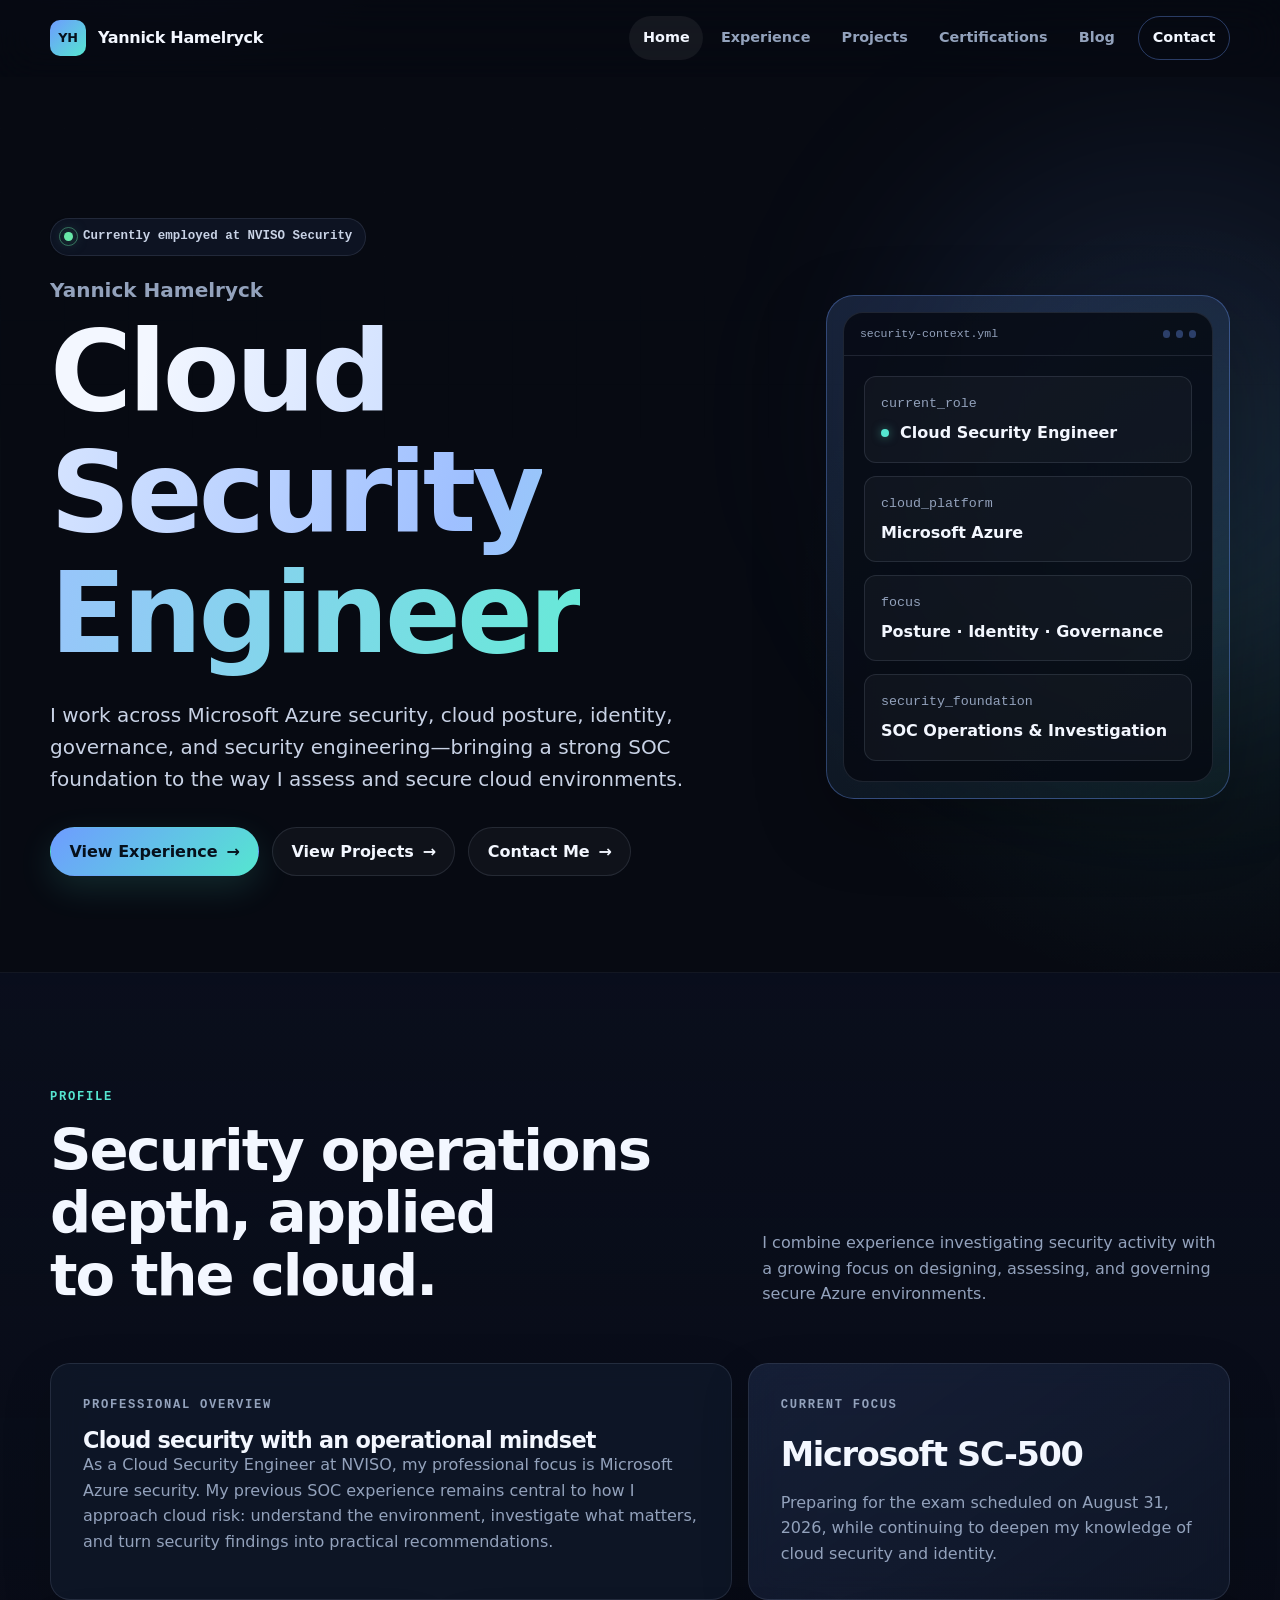
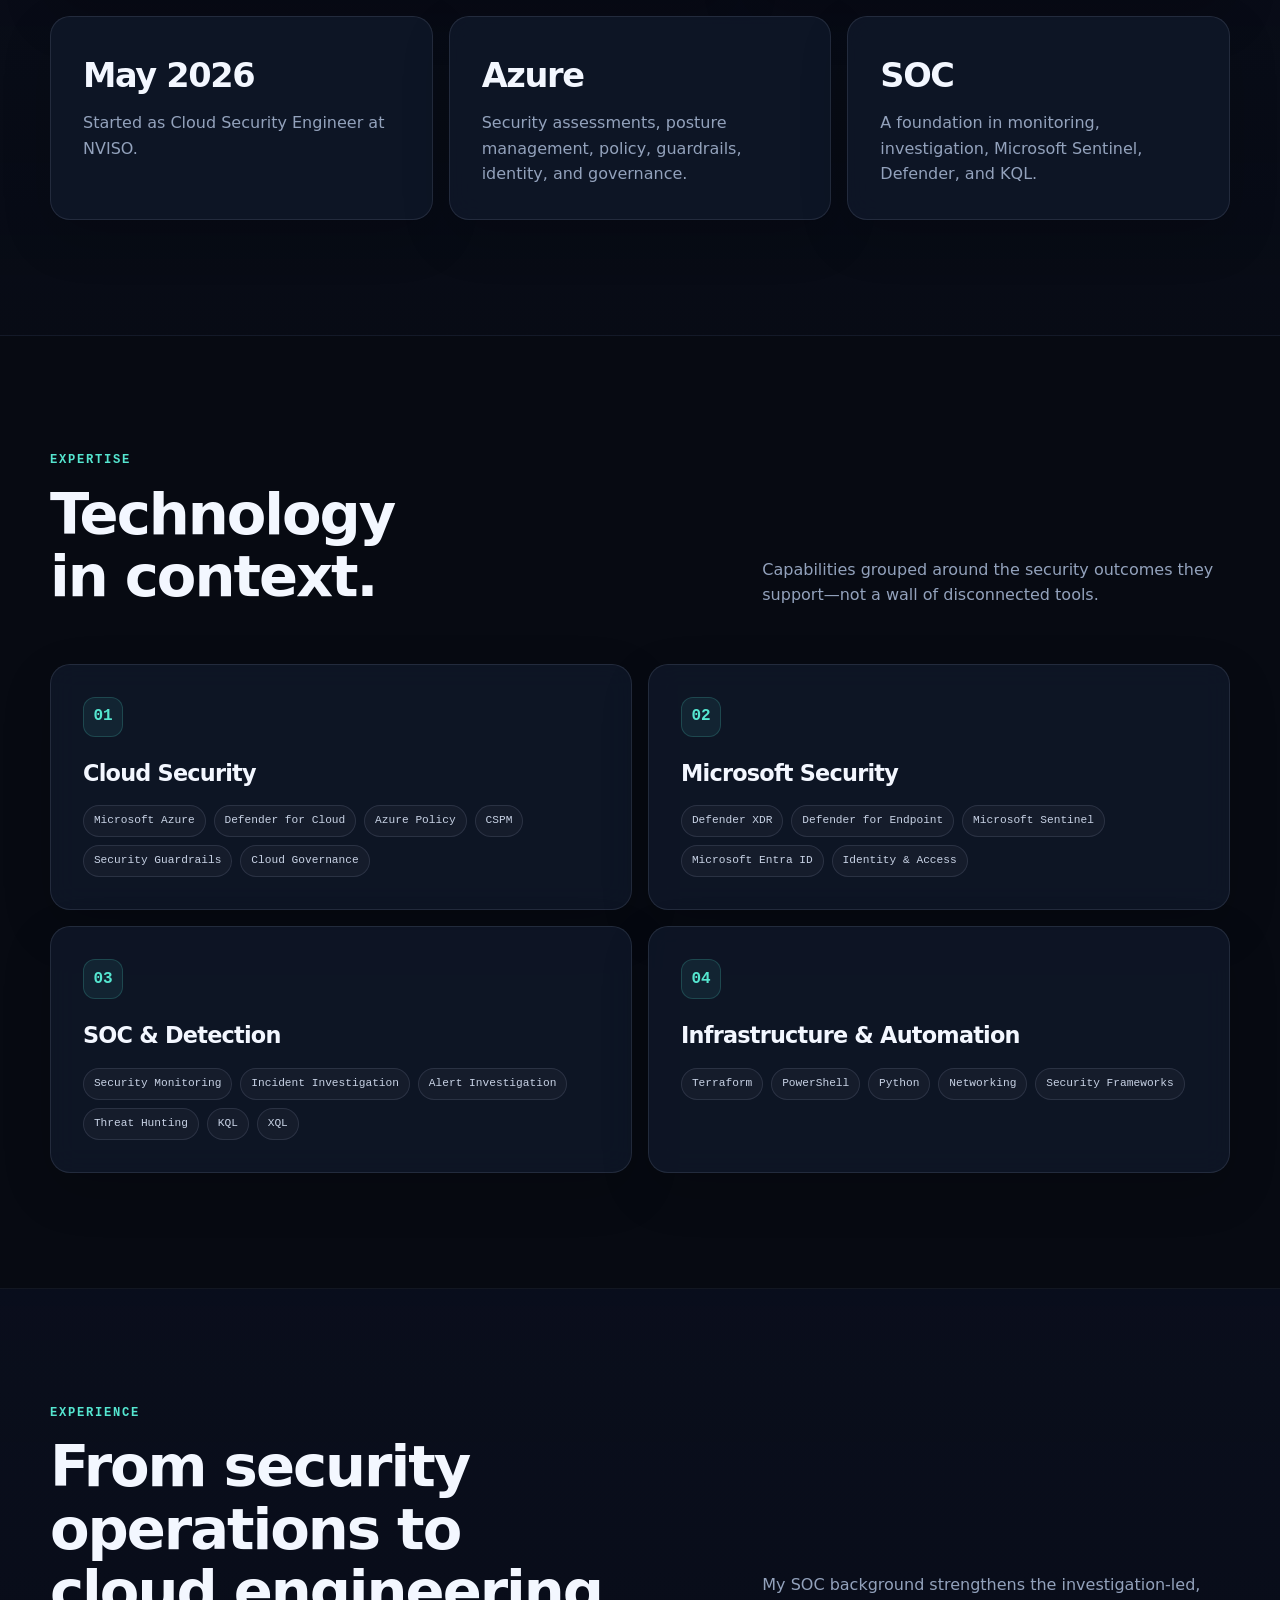
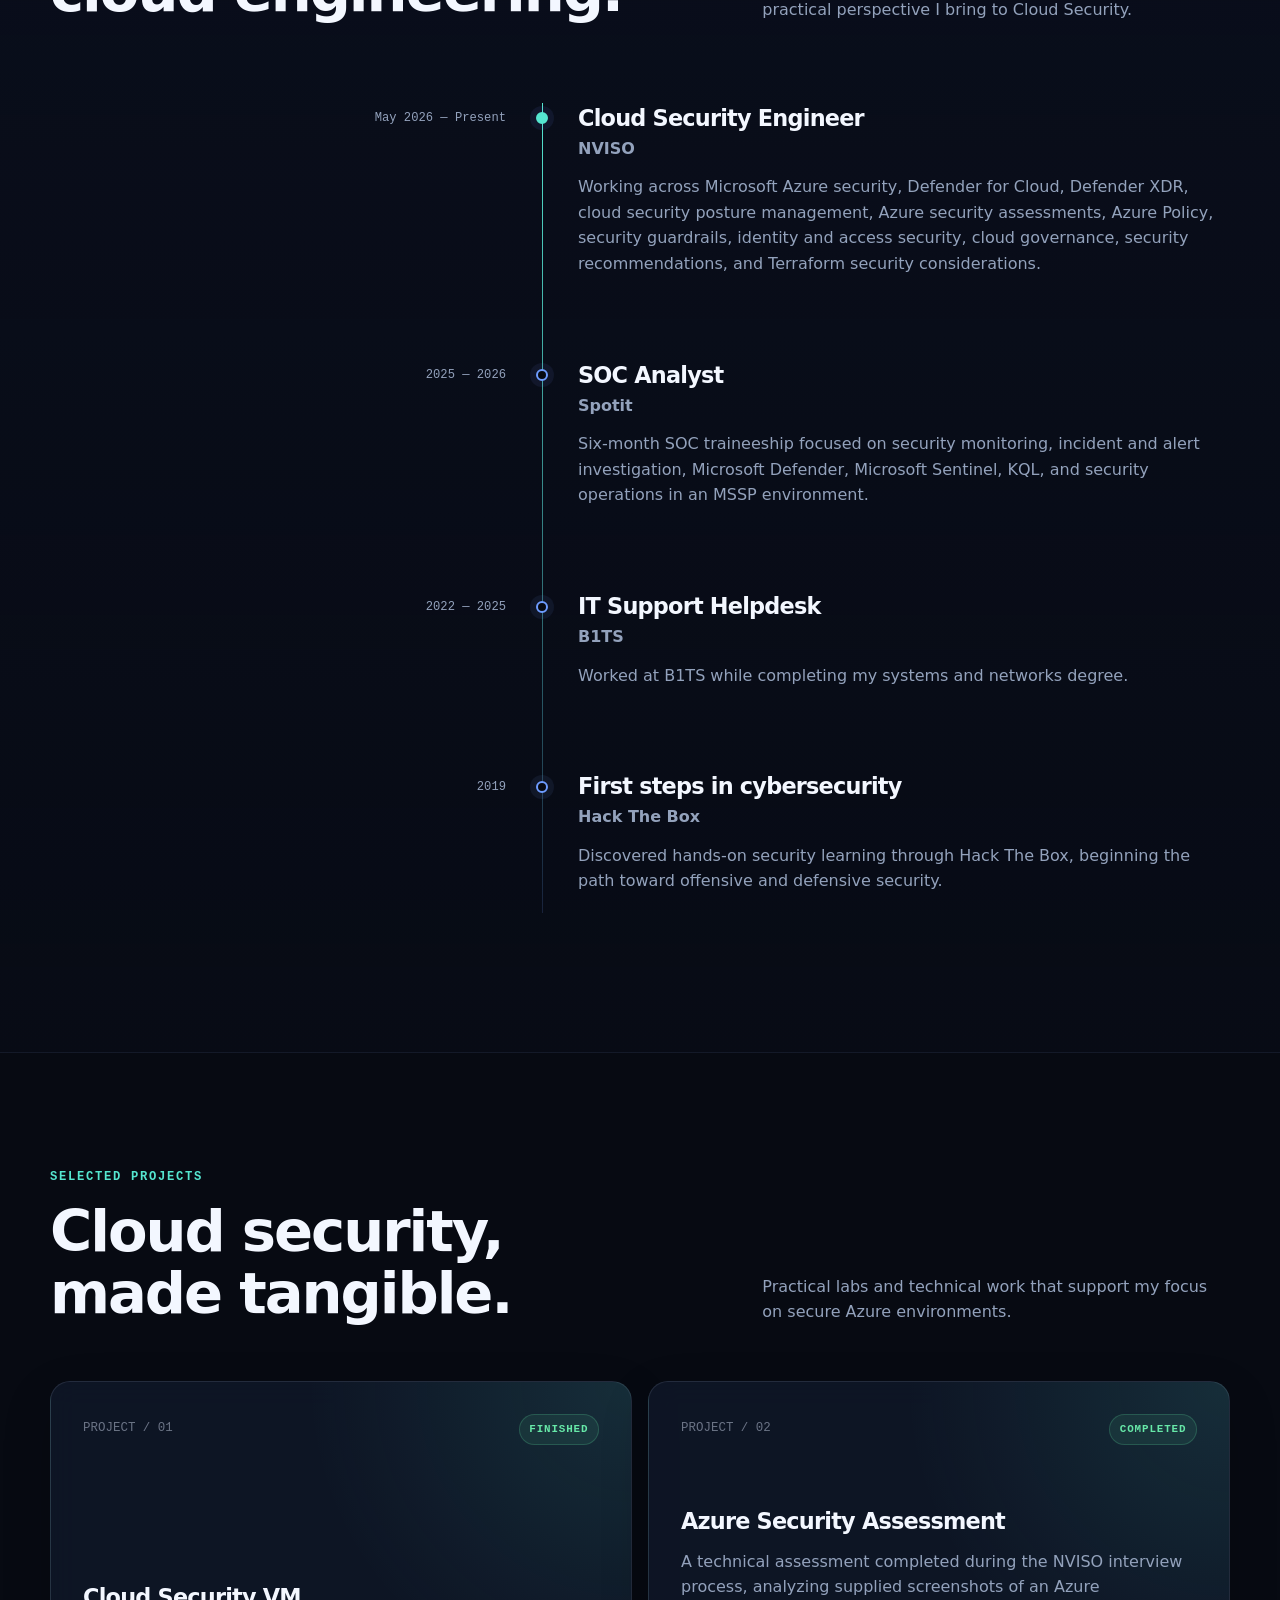
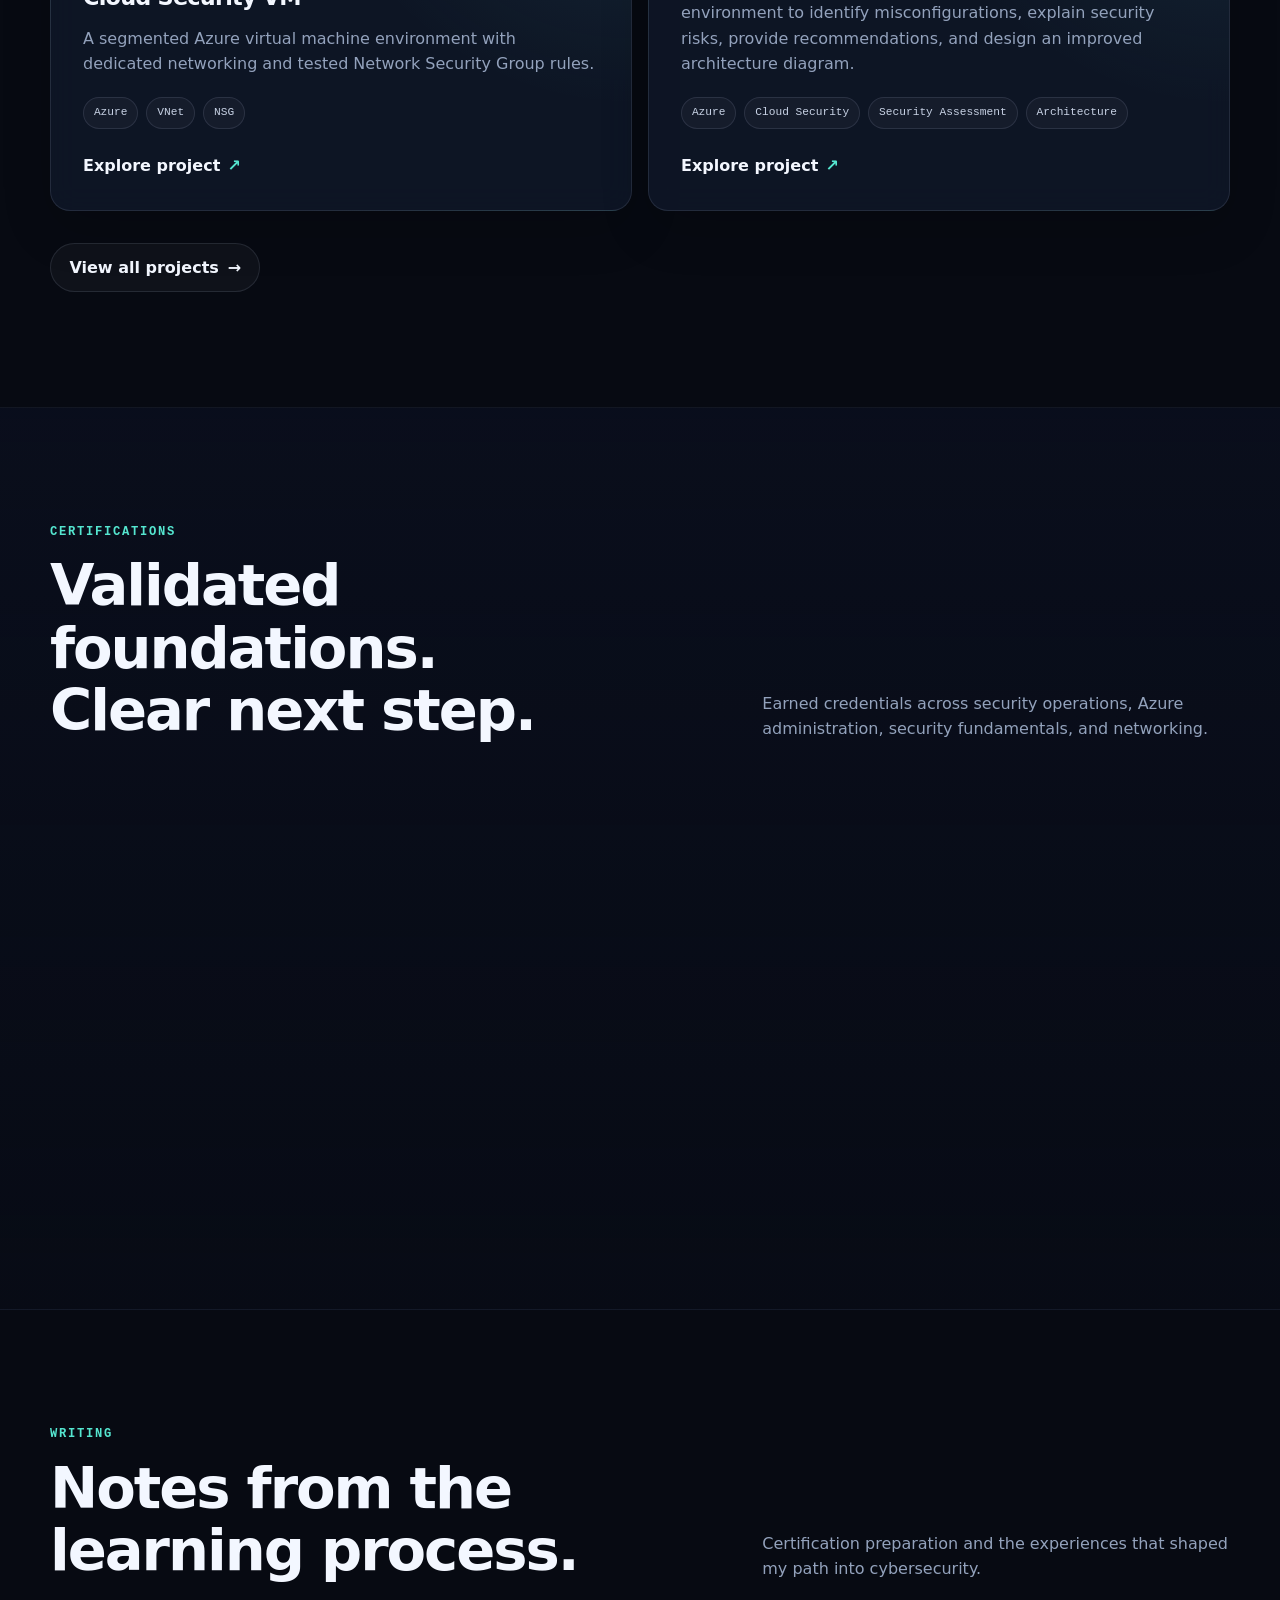
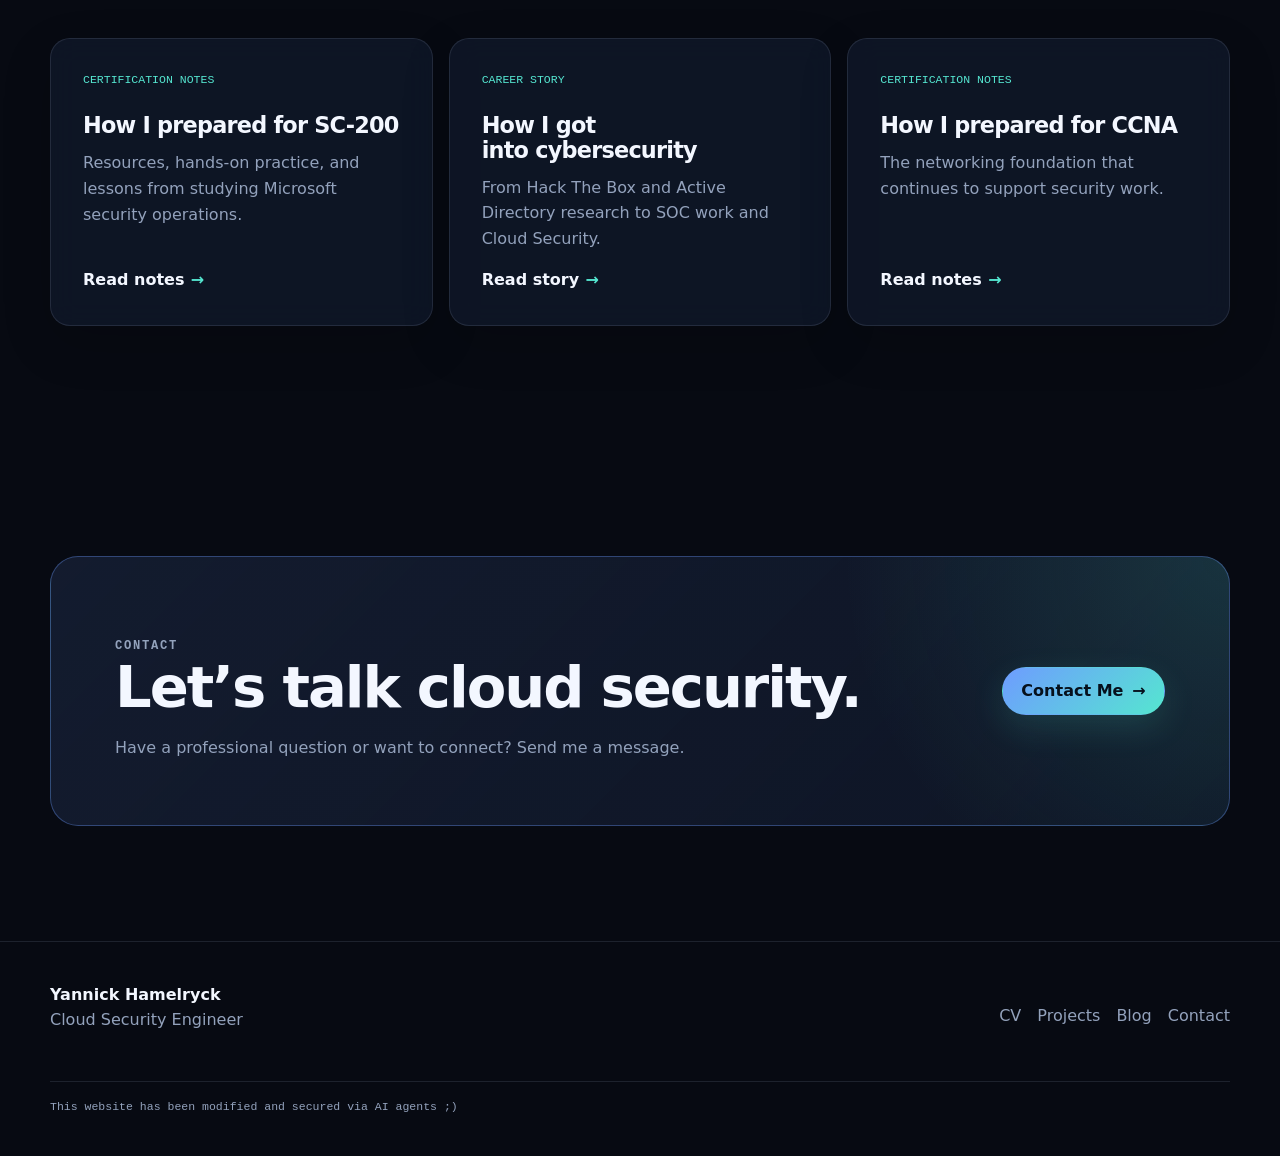
<file: index.html>
<!doctype html>
<html lang="en">
<head>
  <meta charset="utf-8">
  <meta name="viewport" content="width=device-width, initial-scale=1">
  <meta name="description" content="Yannick Hamelryck is a Cloud Security Engineer at NVISO working across Microsoft Azure security, cloud governance, identity, and security engineering.">
  <meta name="theme-color" content="#070a12">
  <title>Yannick Hamelryck | Cloud Security Engineer</title>
  <link rel="stylesheet" href="style.css?v=20260819-1">
  <link rel="apple-touch-icon" sizes="180x180" href="/apple-touch-icon.png">
  <link rel="icon" type="image/png" sizes="32x32" href="/favicon-32x32.png">
  <link rel="icon" type="image/png" sizes="16x16" href="/favicon-16x16.png">
  <link rel="manifest" href="/site.webmanifest">
  <script src="script.js?v=20260819-1" defer></script>
</head>
<body>
  <a class="skip-link" href="#main-content">Skip to content</a>
  <header class="site-header">
    <div class="container nav-container">
      <a class="brand" href="index.html" aria-label="Yannick Hamelryck, home"><span class="brand-mark" aria-hidden="true">YH</span><span class="brand-name">Yannick Hamelryck</span></a>
      <button class="nav-toggle" type="button" aria-expanded="false" aria-controls="primary-navigation" aria-label="Toggle navigation"><span></span></button>
      <nav class="primary-nav" id="primary-navigation" aria-label="Primary navigation">
        <ul class="nav-list">
          <li><a href="index.html" aria-current="page">Home</a></li><li><a href="#experience">Experience</a></li><li><a href="projects.html">Projects</a></li><li><a href="#certifications">Certifications</a></li><li><a href="blog.html">Blog</a></li><li><a class="nav-cta" href="contact.html">Contact</a></li>
        </ul>
      </nav>
    </div>
  </header>

  <main id="main-content">
    <section class="hero">
      <div class="container hero-layout">
        <div>
          <div class="status-badge"><span class="status-dot" aria-hidden="true"></span>Currently employed at NVISO Security</div>
          <h1><span class="hero-name">Yannick Hamelryck</span><span class="gradient-text">Cloud Security Engineer</span></h1>
          <p class="hero-copy">I work across Microsoft Azure security, cloud posture, identity, governance, and security engineering—bringing a strong SOC foundation to the way I assess and secure cloud environments.</p>
          <div class="actions"><a class="button button-primary" href="#experience">View Experience</a><a class="button button-secondary" href="projects.html">View Projects</a><a class="button button-secondary" href="contact.html">Contact Me</a></div>
        </div>
        <aside class="hero-panel" aria-label="Professional focus overview">
          <div class="panel-window">
            <div class="panel-bar"><span>security-context.yml</span><span class="panel-dots" aria-hidden="true"><i></i><i></i><i></i></span></div>
            <div class="panel-content">
              <div class="signal-card"><small>current_role</small><strong class="signal-line">Cloud Security Engineer</strong></div>
              <div class="signal-card"><small>cloud_platform</small><strong>Microsoft Azure</strong></div>
              <div class="signal-card"><small>focus</small><strong>Posture · Identity · Governance</strong></div>
              <div class="signal-card"><small>security_foundation</small><strong>SOC Operations &amp; Investigation</strong></div>
            </div>
          </div>
        </aside>
      </div>
    </section>

    <section class="section section-tinted" id="about">
      <div class="container">
        <div class="section-heading reveal"><div><p class="eyebrow">Profile</p><h2>Security operations depth, applied to the cloud.</h2></div><p>I combine experience investigating security activity with a growing focus on designing, assessing, and governing secure Azure environments.</p></div>
        <div class="bento-grid">
          <article class="card profile-card reveal"><p class="kicker">Professional overview</p><h3>Cloud security with an operational mindset</h3><p>As a Cloud Security Engineer at NVISO, my professional focus is Microsoft Azure security. My previous SOC experience remains central to how I approach cloud risk: understand the environment, investigate what matters, and turn security findings into practical recommendations.</p></article>
          <article class="card focus-card reveal"><p class="kicker">Current focus</p><span class="metric">Microsoft SC-500</span><p>Preparing for the exam scheduled on August 31, 2026, while continuing to deepen my knowledge of cloud security and identity.</p></article>
          <article class="card mini-card reveal"><span class="metric">May 2026</span><p>Started as Cloud Security Engineer at NVISO.</p></article>
          <article class="card mini-card reveal"><span class="metric">Azure</span><p>Security assessments, posture management, policy, guardrails, identity, and governance.</p></article>
          <article class="card mini-card reveal"><span class="metric">SOC</span><p>A foundation in monitoring, investigation, Microsoft Sentinel, Defender, and KQL.</p></article>
        </div>
      </div>
    </section>

    <section class="section" id="expertise">
      <div class="container">
        <div class="section-heading reveal"><div><p class="eyebrow">Expertise</p><h2>Technology in context.</h2></div><p>Capabilities grouped around the security outcomes they support—not a wall of disconnected tools.</p></div>
        <div class="skill-grid">
          <article class="card skill-card reveal"><span class="skill-icon" aria-hidden="true">01</span><h3>Cloud Security</h3><div class="tags"><span class="tag">Microsoft Azure</span><span class="tag">Defender for Cloud</span><span class="tag">Azure Policy</span><span class="tag">CSPM</span><span class="tag">Security Guardrails</span><span class="tag">Cloud Governance</span></div></article>
          <article class="card skill-card reveal"><span class="skill-icon" aria-hidden="true">02</span><h3>Microsoft Security</h3><div class="tags"><span class="tag">Defender XDR</span><span class="tag">Defender for Endpoint</span><span class="tag">Microsoft Sentinel</span><span class="tag">Microsoft Entra ID</span><span class="tag">Identity &amp; Access</span></div></article>
          <article class="card skill-card reveal"><span class="skill-icon" aria-hidden="true">03</span><h3>SOC &amp; Detection</h3><div class="tags"><span class="tag">Security Monitoring</span><span class="tag">Incident Investigation</span><span class="tag">Alert Investigation</span><span class="tag">Threat Hunting</span><span class="tag">KQL</span><span class="tag">XQL</span></div></article>
          <article class="card skill-card reveal"><span class="skill-icon" aria-hidden="true">04</span><h3>Infrastructure &amp; Automation</h3><div class="tags"><span class="tag">Terraform</span><span class="tag">PowerShell</span><span class="tag">Python</span><span class="tag">Networking</span><span class="tag">Security Frameworks</span></div></article>
        </div>
      </div>
    </section>

    <section class="section section-tinted" id="experience">
      <div class="container">
        <div class="section-heading reveal"><div><p class="eyebrow">Experience</p><h2>From security operations to cloud engineering.</h2></div><p>My SOC background strengthens the investigation-led, practical perspective I bring to Cloud Security.</p></div>
        <div class="experience-list">
          <article class="experience-item current reveal"><time class="experience-date" datetime="2026-05">May 2026 — Present</time><div class="experience-content"><h3>Cloud Security Engineer</h3><p class="experience-company">NVISO</p><p>Working across Microsoft Azure security, Defender for Cloud, Defender XDR, cloud security posture management, Azure security assessments, Azure Policy, security guardrails, identity and access security, cloud governance, security recommendations, and Terraform security considerations.</p></div></article>
          <article class="experience-item reveal"><span class="experience-date">2025 — 2026</span><div class="experience-content"><h3>SOC Analyst</h3><p class="experience-company">Spotit</p><p>Six-month SOC traineeship focused on security monitoring, incident and alert investigation, Microsoft Defender, Microsoft Sentinel, KQL, and security operations in an MSSP environment.</p></div></article>
          <article class="experience-item reveal"><span class="experience-date">2022 — 2025</span><div class="experience-content"><h3>IT Support Helpdesk</h3><p class="experience-company">B1TS</p><p>Worked at B1TS while completing my systems and networks degree.</p></div></article>
          <article class="experience-item reveal"><time class="experience-date" datetime="2019">2019</time><div class="experience-content"><h3>First steps in cybersecurity</h3><p class="experience-company">Hack The Box</p><p>Discovered hands-on security learning through Hack The Box, beginning the path toward offensive and defensive security.</p></div></article>
        </div>
      </div>
    </section>

    <section class="section" id="projects">
      <div class="container">
        <div class="section-heading reveal"><div><p class="eyebrow">Selected projects</p><h2>Cloud security, made tangible.</h2></div><p>Practical labs and technical work that support my focus on secure Azure environments.</p></div>
        <div class="project-grid">
          <article class="card project-card featured reveal"><div class="project-topline"><span class="project-number">PROJECT / 01</span><span class="project-status">Finished</span></div><div class="project-body"><h3>Cloud Security VM</h3><p>A segmented Azure virtual machine environment with dedicated networking and tested Network Security Group rules.</p><div class="tags"><span class="tag">Azure</span><span class="tag">VNet</span><span class="tag">NSG</span></div><a class="project-link" href="projects.html#cloud-security-vm">Explore project</a></div></article>
          <article class="card project-card featured reveal"><div class="project-topline"><span class="project-number">PROJECT / 02</span><span class="project-status">Completed</span></div><div class="project-body"><h3>Azure Security Assessment</h3><p>A technical assessment completed during the NVISO interview process, analyzing supplied screenshots of an Azure environment to identify misconfigurations, explain security risks, provide recommendations, and design an improved architecture diagram.</p><div class="tags"><span class="tag">Azure</span><span class="tag">Cloud Security</span><span class="tag">Security Assessment</span><span class="tag">Architecture</span></div><a class="project-link" href="projects.html#azure-security-assessment">Explore project</a></div></article>
        </div>
        <div class="actions"><a class="button button-secondary" href="projects.html">View all projects</a></div>
      </div>
    </section>

    <section class="section section-tinted" id="certifications">
      <div class="container">
        <div class="section-heading reveal"><div><p class="eyebrow">Certifications</p><h2>Validated foundations. Clear next step.</h2></div><p>Earned credentials across security operations, Azure administration, security fundamentals, and networking.</p></div>
        <div class="cert-grid">
          <article class="card cert-card reveal"><span class="cert-code">COMPTIA</span><h3>Security+</h3><small>Earned · 2025</small></article>
          <article class="card cert-card reveal"><span class="cert-code">CISCO</span><h3>CCNA</h3><small>Earned · 2025</small></article>
          <article class="card cert-card reveal"><span class="cert-code">MICROSOFT</span><h3>SC-200</h3><small>Earned · 2026</small></article>
          <article class="card cert-card reveal"><span class="cert-code">MICROSOFT</span><h3>AZ-104</h3><small>Earned · 2026</small></article>
          <article class="card cert-card cert-focus reveal"><span class="cert-code">CURRENT FOCUS</span><h3>Microsoft SC-500</h3><small>Exam scheduled for August 31, 2026</small></article>
        </div>
      </div>
    </section>

    <section class="section" id="writing">
      <div class="container"><div class="section-heading reveal"><div><p class="eyebrow">Writing</p><h2>Notes from the learning process.</h2></div><p>Certification preparation and the experiences that shaped my path into cybersecurity.</p></div>
        <div class="article-grid">
          <article class="card article-card reveal"><span class="meta">CERTIFICATION NOTES</span><h3>How I prepared for SC-200</h3><p>Resources, hands-on practice, and lessons from studying Microsoft security operations.</p><a class="text-link" href="blog.html#sc-200">Read notes</a></article>
          <article class="card article-card reveal"><span class="meta">CAREER STORY</span><h3>How I got into cybersecurity</h3><p>From Hack The Box and Active Directory research to SOC work and Cloud Security.</p><a class="text-link" href="blog.html#career-story">Read story</a></article>
          <article class="card article-card reveal"><span class="meta">CERTIFICATION NOTES</span><h3>How I prepared for CCNA</h3><p>The networking foundation that continues to support security work.</p><a class="text-link" href="blog.html#ccna">Read notes</a></article>
        </div>
      </div>
    </section>

    <section class="section"><div class="container"><div class="cta-panel reveal"><div><p class="eyebrow">Contact</p><h2>Let’s talk cloud security.</h2><p>Have a professional question or want to connect? Send me a message.</p></div><a class="button button-primary" href="contact.html">Contact Me</a></div></div></section>
  </main>

  <footer class="site-footer"><div class="container footer-grid"><div><a class="footer-brand" href="index.html">Yannick Hamelryck</a><p>Cloud Security Engineer</p></div><nav class="footer-links" aria-label="Footer navigation"><a href="cv.html">CV</a><a href="projects.html">Projects</a><a href="blog.html">Blog</a><a href="contact.html">Contact</a></nav><p class="ai-note">This website has been modified and secured via AI agents ;)</p></div></footer>
</body>
</html>
</file>
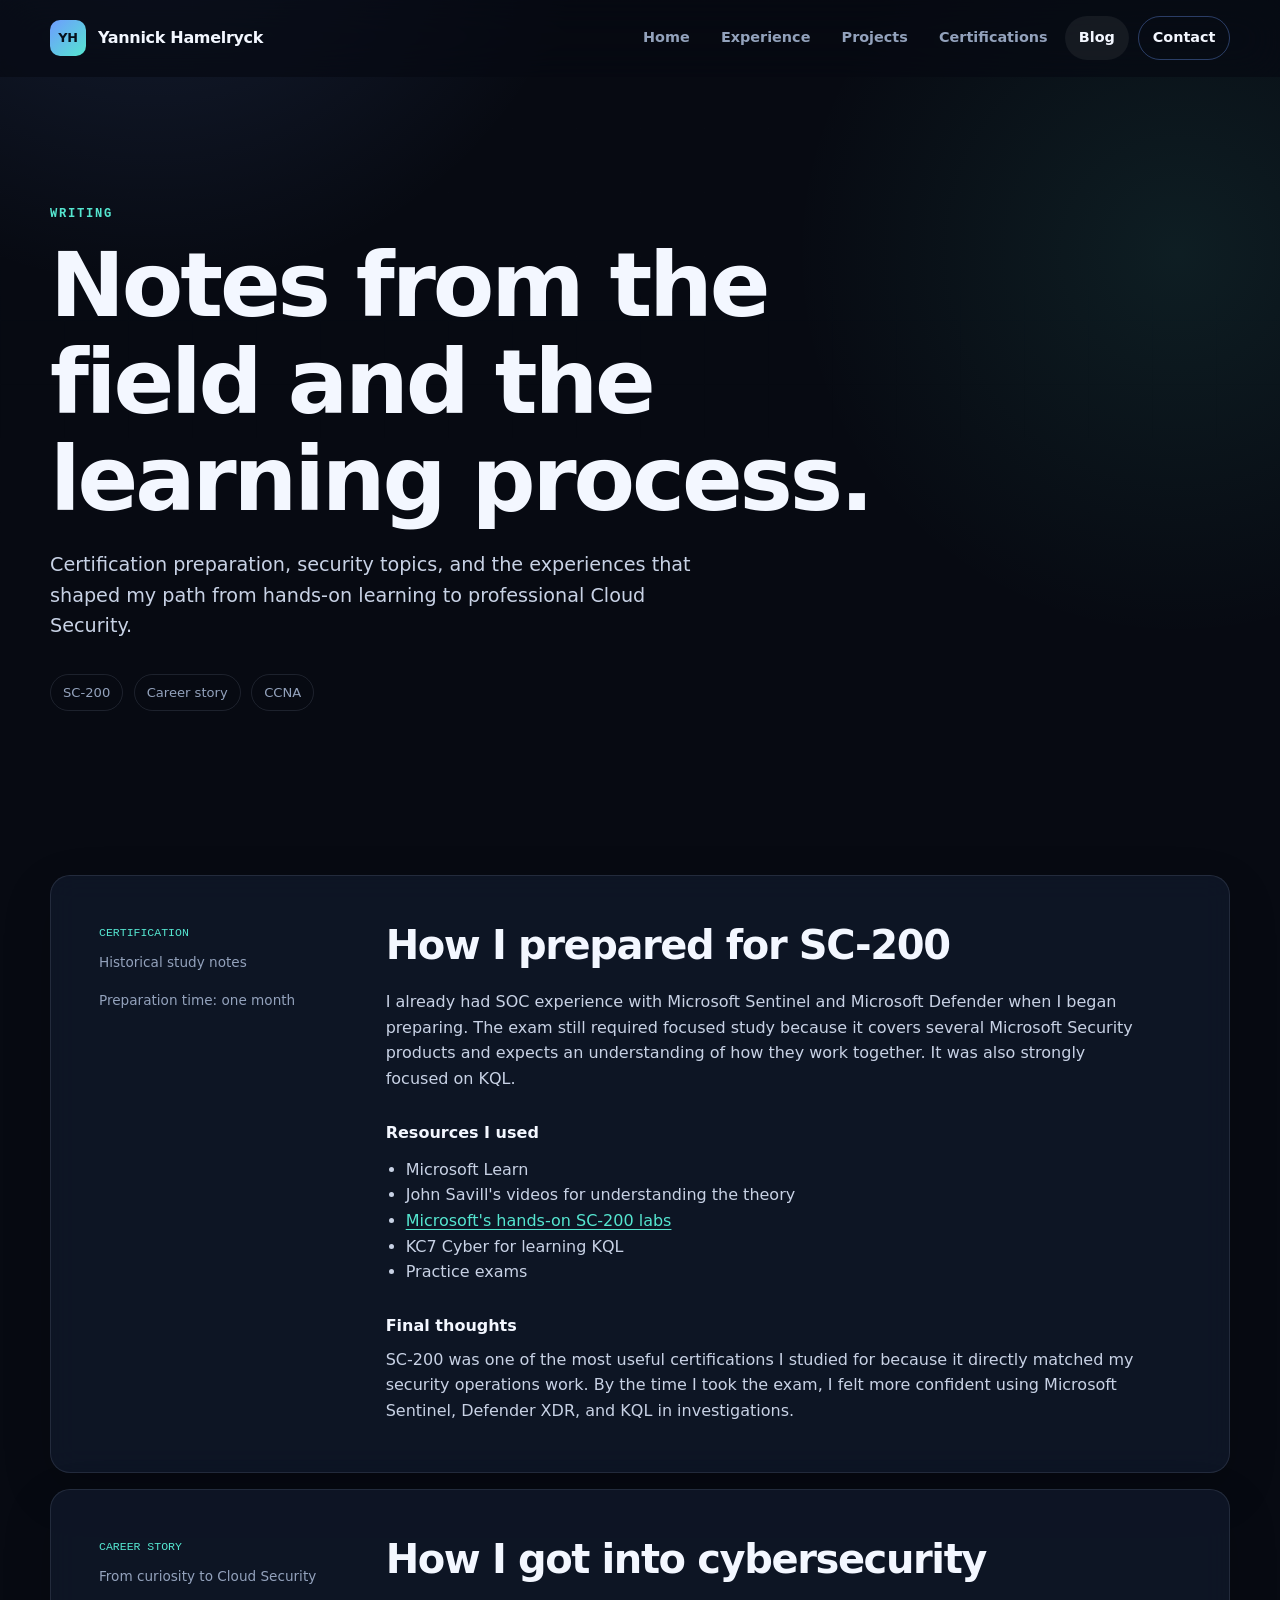
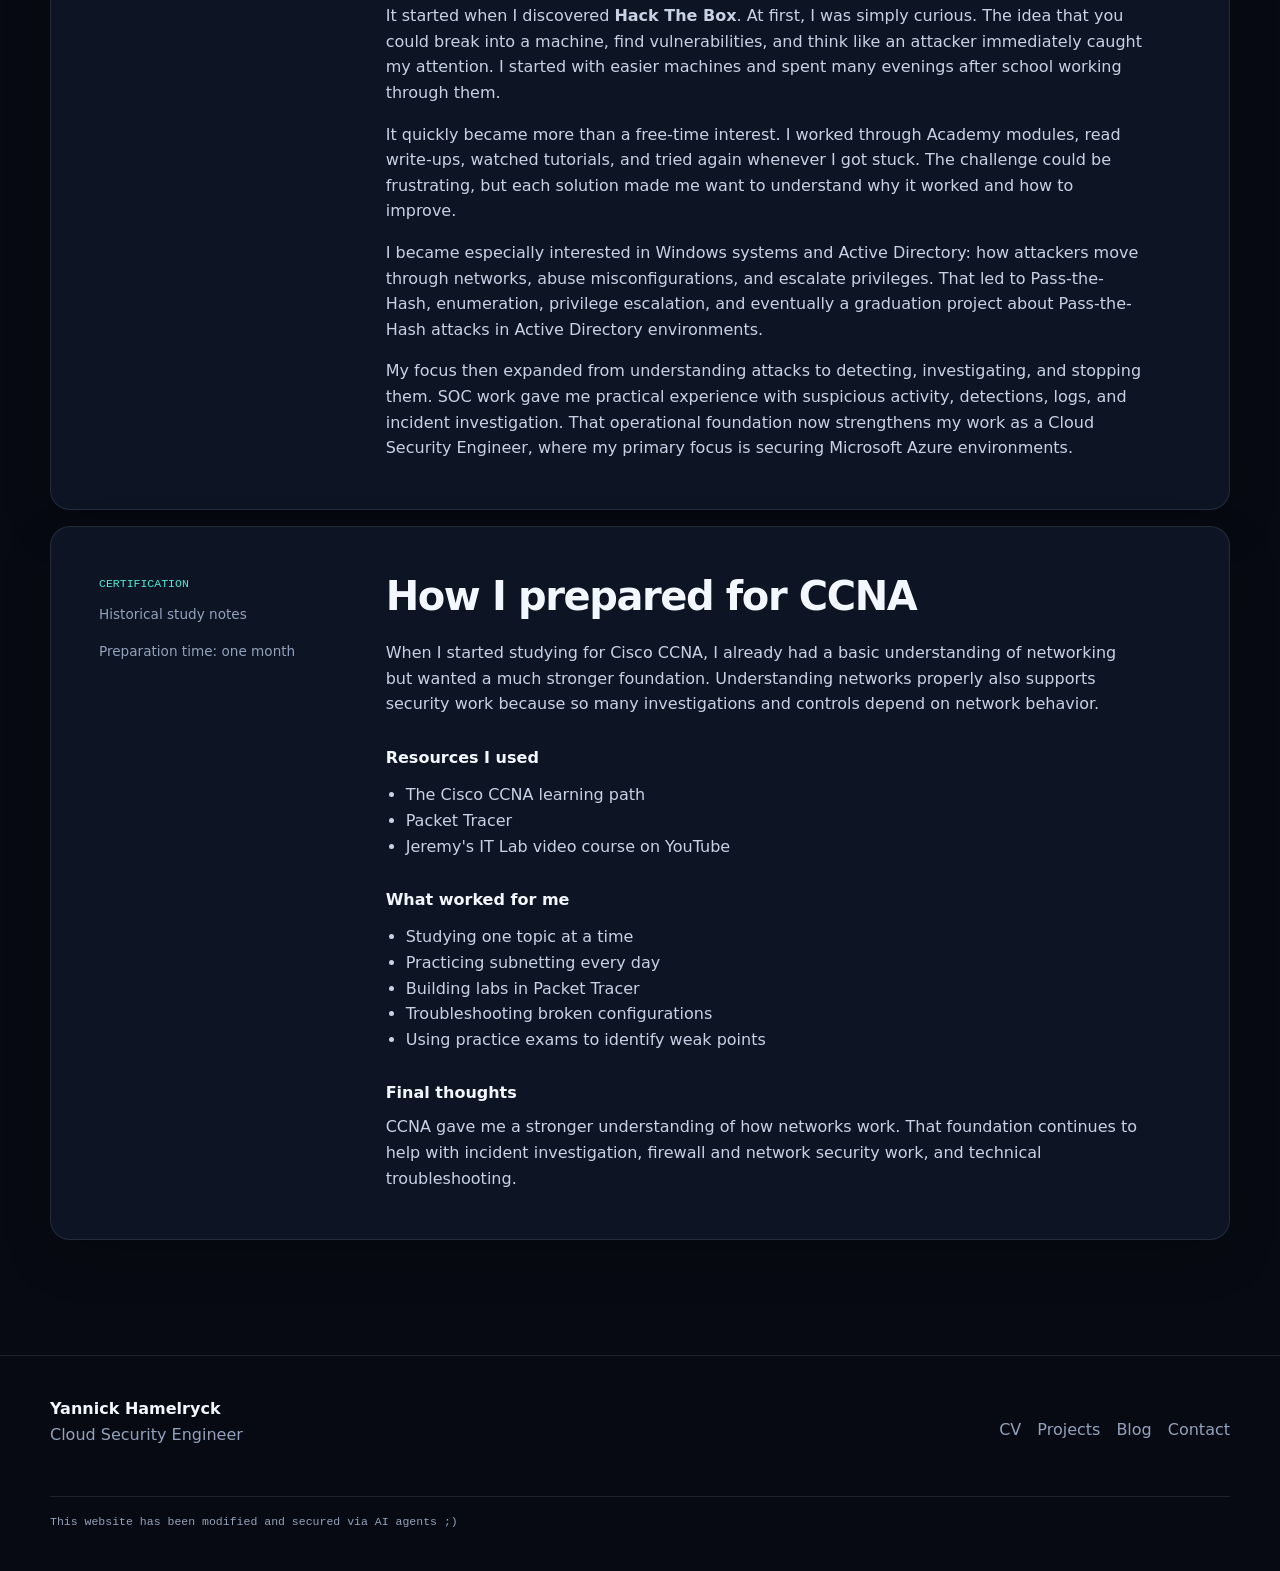
<file: blog.html>
<!doctype html><html lang="en"><head><meta charset="utf-8"><meta name="viewport" content="width=device-width, initial-scale=1"><meta name="description" content="Cybersecurity, certification, and career notes by Cloud Security Engineer Yannick Hamelryck."><meta name="theme-color" content="#070a12"><title>Blog | Yannick Hamelryck</title><link rel="stylesheet" href="style.css?v=20260819-1"><link rel="apple-touch-icon" sizes="180x180" href="/apple-touch-icon.png"><link rel="icon" type="image/png" sizes="32x32" href="/favicon-32x32.png"><link rel="icon" type="image/png" sizes="16x16" href="/favicon-16x16.png"><link rel="manifest" href="/site.webmanifest"><script src="script.js?v=20260819-1" defer></script></head><body>
<a class="skip-link" href="#main-content">Skip to content</a><header class="site-header"><div class="container nav-container"><a class="brand" href="index.html" aria-label="Yannick Hamelryck, home"><span class="brand-mark" aria-hidden="true">YH</span><span class="brand-name">Yannick Hamelryck</span></a><button class="nav-toggle" type="button" aria-expanded="false" aria-controls="primary-navigation" aria-label="Toggle navigation"><span></span></button><nav class="primary-nav" id="primary-navigation" aria-label="Primary navigation"><ul class="nav-list"><li><a href="index.html">Home</a></li><li><a href="index.html#experience">Experience</a></li><li><a href="projects.html">Projects</a></li><li><a href="index.html#certifications">Certifications</a></li><li><a href="blog.html" aria-current="page">Blog</a></li><li><a class="nav-cta" href="contact.html">Contact</a></li></ul></nav></div></header>
<main id="main-content"><header class="page-hero"><div class="container"><p class="eyebrow">Writing</p><h1>Notes from the field and the learning process.</h1><p class="page-intro">Certification preparation, security topics, and the experiences that shaped my path from hands-on learning to professional Cloud Security.</p><nav class="subnav" aria-label="Article index"><a href="#sc-200">SC-200</a><a href="#career-story">Career story</a><a href="#ccna">CCNA</a></nav></div></header>
<section class="section"><div class="container blog-list">
<article class="card blog-post reveal" id="sc-200"><div class="blog-post-meta"><span class="meta">CERTIFICATION</span><p>Historical study notes</p><p>Preparation time: one month</p></div><div class="blog-content"><h2>How I prepared for SC-200</h2><p>I already had SOC experience with Microsoft Sentinel and Microsoft Defender when I began preparing. The exam still required focused study because it covers several Microsoft Security products and expects an understanding of how they work together. It was also strongly focused on KQL.</p><h3>Resources I used</h3><ul><li>Microsoft Learn</li><li>John Savill's videos for understanding the theory</li><li><a href="https://microsoftlearning.github.io/SC-200T00A-Microsoft-Security-Operations-Analyst/" target="_blank" rel="noopener noreferrer">Microsoft's hands-on SC-200 labs</a></li><li>KC7 Cyber for learning KQL</li><li>Practice exams</li></ul><h3>Final thoughts</h3><p>SC-200 was one of the most useful certifications I studied for because it directly matched my security operations work. By the time I took the exam, I felt more confident using Microsoft Sentinel, Defender XDR, and KQL in investigations.</p></div></article>
<article class="card blog-post reveal" id="career-story"><div class="blog-post-meta"><span class="meta">CAREER STORY</span><p>From curiosity to Cloud Security</p></div><div class="blog-content"><h2>How I got into cybersecurity</h2><p>It started when I discovered <strong>Hack The Box</strong>. At first, I was simply curious. The idea that you could break into a machine, find vulnerabilities, and think like an attacker immediately caught my attention. I started with easier machines and spent many evenings after school working through them.</p><p>It quickly became more than a free-time interest. I worked through Academy modules, read write-ups, watched tutorials, and tried again whenever I got stuck. The challenge could be frustrating, but each solution made me want to understand why it worked and how to improve.</p><p>I became especially interested in Windows systems and Active Directory: how attackers move through networks, abuse misconfigurations, and escalate privileges. That led to Pass-the-Hash, enumeration, privilege escalation, and eventually a graduation project about Pass-the-Hash attacks in Active Directory environments.</p><p>My focus then expanded from understanding attacks to detecting, investigating, and stopping them. SOC work gave me practical experience with suspicious activity, detections, logs, and incident investigation. That operational foundation now strengthens my work as a Cloud Security Engineer, where my primary focus is securing Microsoft Azure environments.</p></div></article>
<article class="card blog-post reveal" id="ccna"><div class="blog-post-meta"><span class="meta">CERTIFICATION</span><p>Historical study notes</p><p>Preparation time: one month</p></div><div class="blog-content"><h2>How I prepared for CCNA</h2><p>When I started studying for Cisco CCNA, I already had a basic understanding of networking but wanted a much stronger foundation. Understanding networks properly also supports security work because so many investigations and controls depend on network behavior.</p><h3>Resources I used</h3><ul><li>The Cisco CCNA learning path</li><li>Packet Tracer</li><li>Jeremy's IT Lab video course on YouTube</li></ul><h3>What worked for me</h3><ul><li>Studying one topic at a time</li><li>Practicing subnetting every day</li><li>Building labs in Packet Tracer</li><li>Troubleshooting broken configurations</li><li>Using practice exams to identify weak points</li></ul><h3>Final thoughts</h3><p>CCNA gave me a stronger understanding of how networks work. That foundation continues to help with incident investigation, firewall and network security work, and technical troubleshooting.</p></div></article>
</div></section></main><footer class="site-footer"><div class="container footer-grid"><div><a class="footer-brand" href="index.html">Yannick Hamelryck</a><p>Cloud Security Engineer</p></div><nav class="footer-links" aria-label="Footer navigation"><a href="cv.html">CV</a><a href="projects.html">Projects</a><a href="blog.html">Blog</a><a href="contact.html">Contact</a></nav><p class="ai-note">This website has been modified and secured via AI agents ;)</p></div></footer></body></html>
</file>
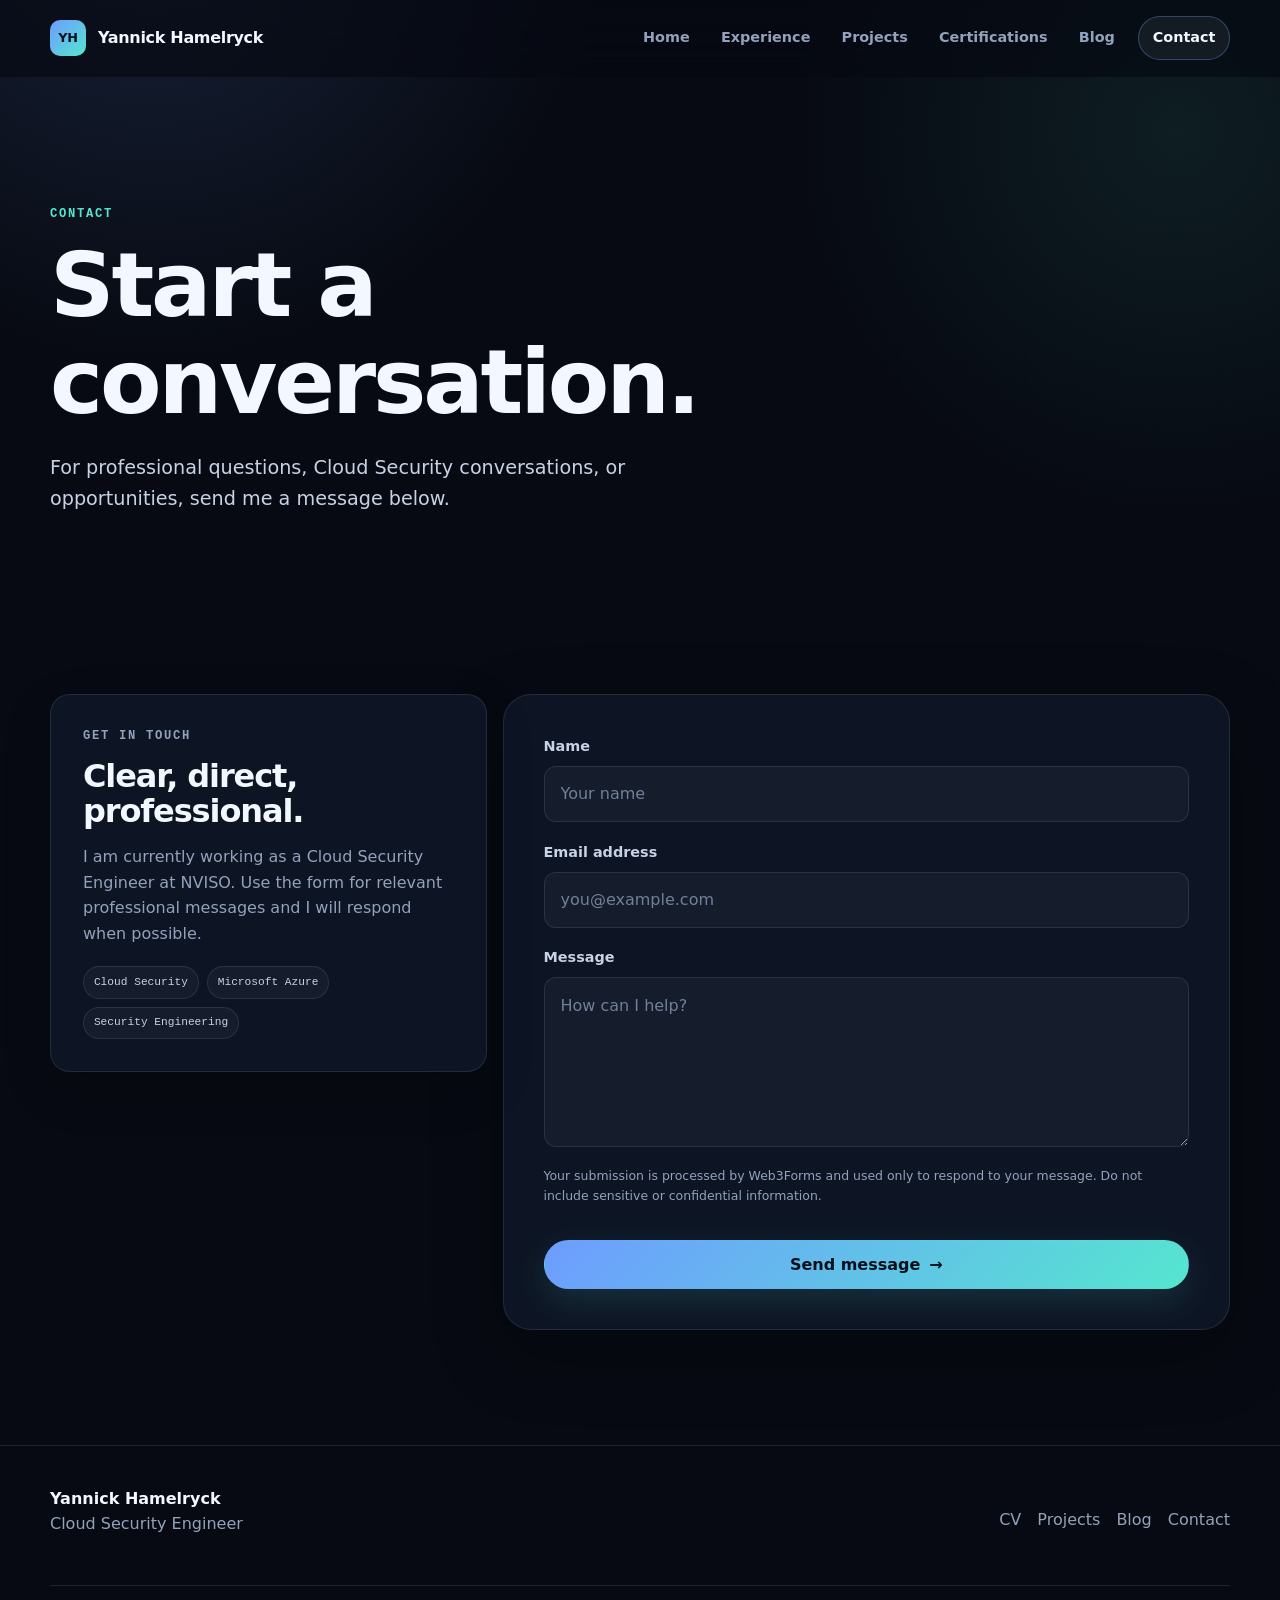
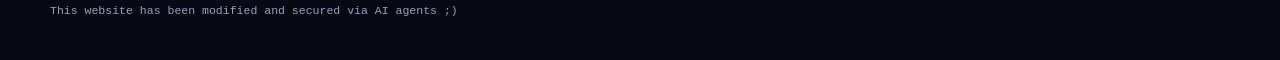
<file: contact.html>
<!doctype html><html lang="en"><head><meta charset="utf-8"><meta name="viewport" content="width=device-width, initial-scale=1"><meta name="description" content="Contact Cloud Security Engineer Yannick Hamelryck about professional opportunities and Cloud Security."><meta name="theme-color" content="#070a12"><title>Contact | Yannick Hamelryck</title><link rel="stylesheet" href="style.css?v=20260819-1"><link rel="apple-touch-icon" sizes="180x180" href="/apple-touch-icon.png"><link rel="icon" type="image/png" sizes="32x32" href="/favicon-32x32.png"><link rel="icon" type="image/png" sizes="16x16" href="/favicon-16x16.png"><link rel="manifest" href="/site.webmanifest"><script src="script.js?v=20260819-1" defer></script></head><body>
<a class="skip-link" href="#main-content">Skip to content</a><header class="site-header"><div class="container nav-container"><a class="brand" href="index.html" aria-label="Yannick Hamelryck, home"><span class="brand-mark" aria-hidden="true">YH</span><span class="brand-name">Yannick Hamelryck</span></a><button class="nav-toggle" type="button" aria-expanded="false" aria-controls="primary-navigation" aria-label="Toggle navigation"><span></span></button><nav class="primary-nav" id="primary-navigation" aria-label="Primary navigation"><ul class="nav-list"><li><a href="index.html">Home</a></li><li><a href="index.html#experience">Experience</a></li><li><a href="projects.html">Projects</a></li><li><a href="index.html#certifications">Certifications</a></li><li><a href="blog.html">Blog</a></li><li><a class="nav-cta" href="contact.html" aria-current="page">Contact</a></li></ul></nav></div></header>
<main id="main-content"><header class="page-hero"><div class="container"><p class="eyebrow">Contact</p><h1>Start a conversation.</h1><p class="page-intro">For professional questions, Cloud Security conversations, or opportunities, send me a message below.</p></div></header><section class="section"><div class="container contact-layout">
<aside class="card contact-note reveal"><p class="kicker">Get in touch</p><h2>Clear, direct, professional.</h2><p>I am currently working as a Cloud Security Engineer at NVISO. Use the form for relevant professional messages and I will respond when possible.</p><div class="tags"><span class="tag">Cloud Security</span><span class="tag">Microsoft Azure</span><span class="tag">Security Engineering</span></div></aside>
<form class="contact-form reveal" action="https://api.web3forms.com/submit" method="post"><input type="hidden" name="access_key" value="2e9cdcbe-225f-40b8-a542-155079565604"><input type="hidden" name="subject" value="New message from yannickhamelryck.be"><input type="hidden" name="from_name" value="Portfolio Contact Form"><div class="honeypot" aria-hidden="true"><label for="botcheck">Leave this field empty</label><input id="botcheck" type="checkbox" name="botcheck" tabindex="-1" autocomplete="off"></div><div class="form-group"><label for="name">Name</label><input id="name" type="text" name="name" autocomplete="name" placeholder="Your name" required></div><div class="form-group"><label for="email">Email address</label><input id="email" type="email" name="email" autocomplete="email" inputmode="email" placeholder="you@example.com" required></div><div class="form-group"><label for="message">Message</label><textarea id="message" name="message" placeholder="How can I help?" required></textarea></div><p class="form-help">Your submission is processed by Web3Forms and used only to respond to your message. Do not include sensitive or confidential information.</p><button class="button button-primary" type="submit">Send message</button></form>
</div></section></main><footer class="site-footer"><div class="container footer-grid"><div><a class="footer-brand" href="index.html">Yannick Hamelryck</a><p>Cloud Security Engineer</p></div><nav class="footer-links" aria-label="Footer navigation"><a href="cv.html">CV</a><a href="projects.html">Projects</a><a href="blog.html">Blog</a><a href="contact.html">Contact</a></nav><p class="ai-note">This website has been modified and secured via AI agents ;)</p></div></footer></body></html>
</file>
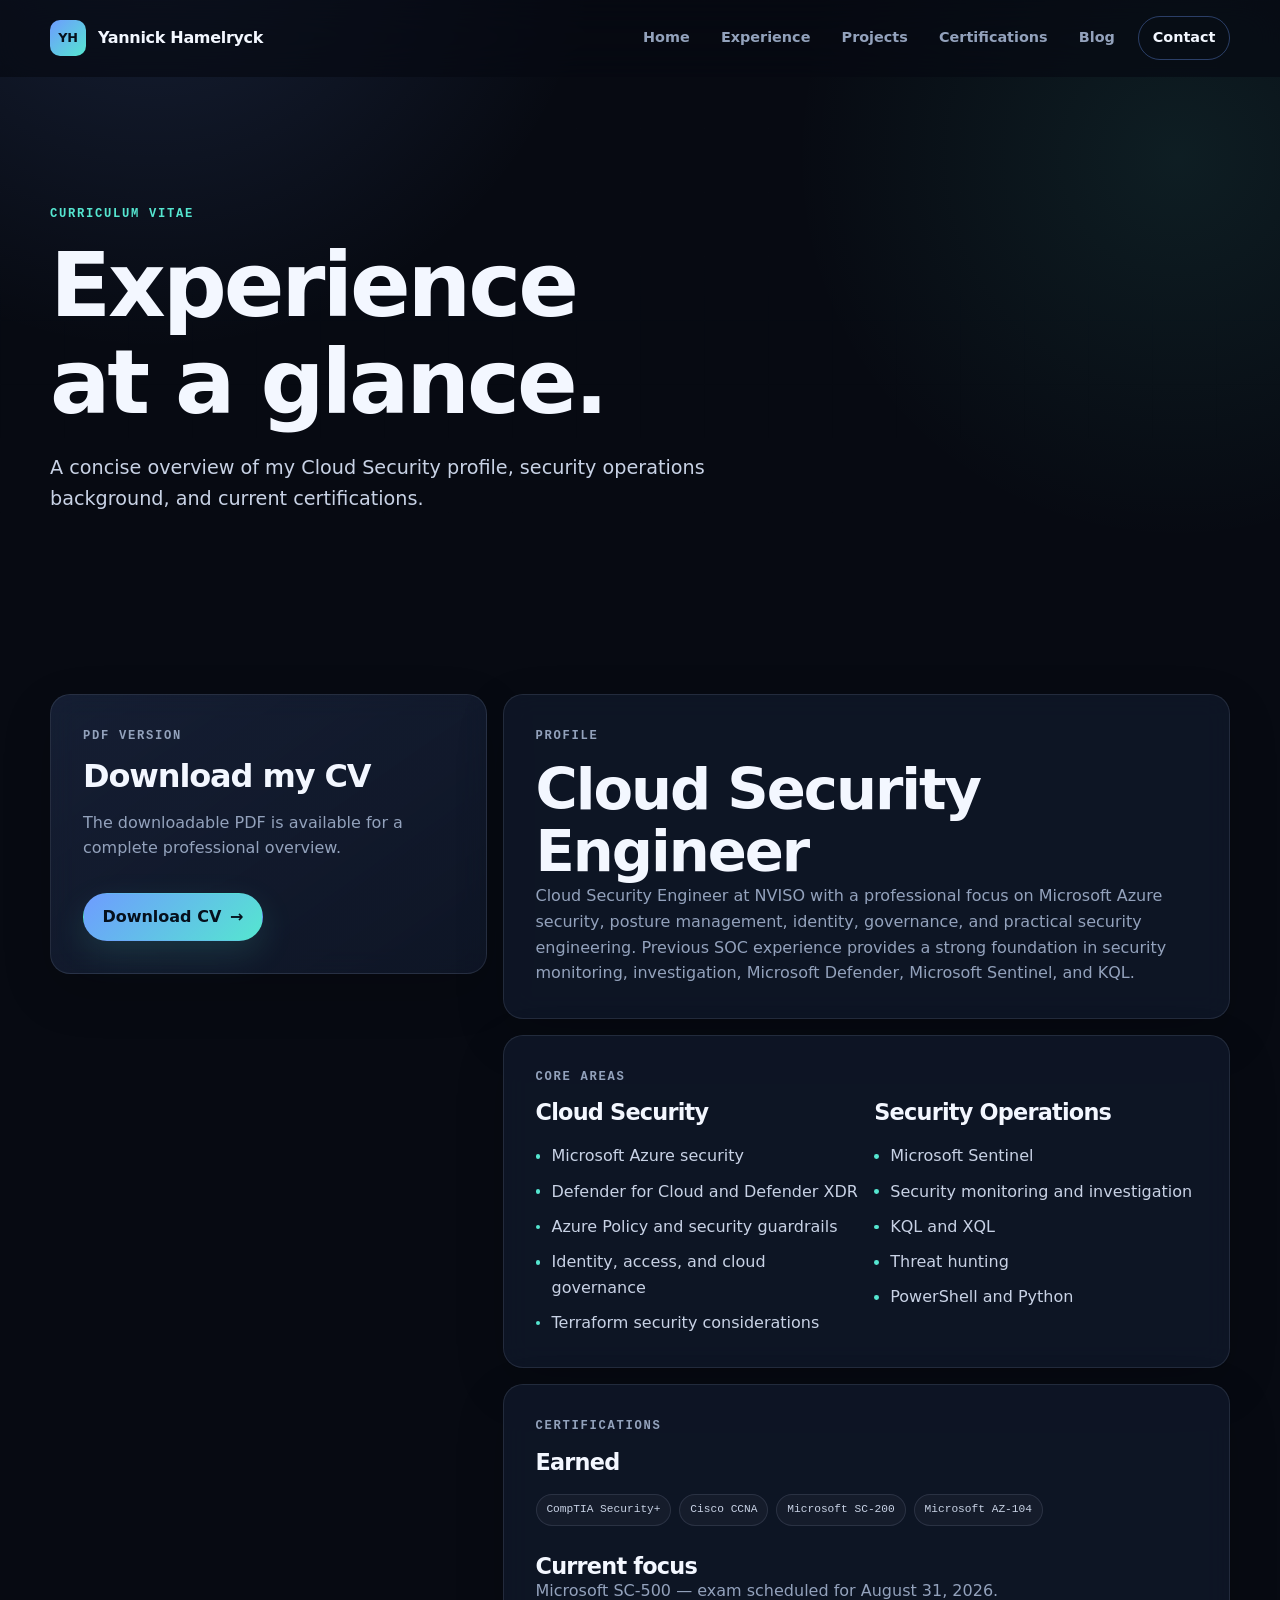
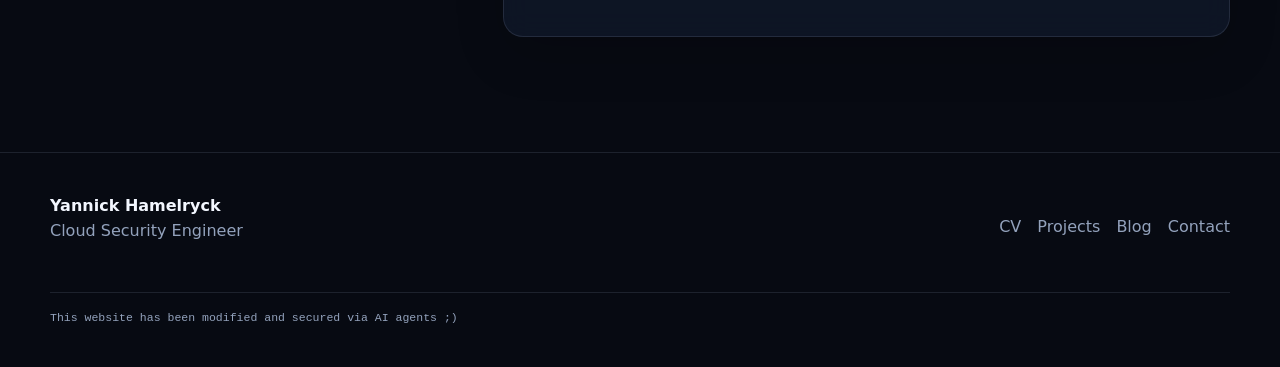
<file: cv.html>
<!doctype html><html lang="en"><head><meta charset="utf-8"><meta name="viewport" content="width=device-width, initial-scale=1"><meta name="description" content="Professional profile, core Cloud Security expertise, certifications, and downloadable CV for Yannick Hamelryck."><meta name="theme-color" content="#070a12"><title>CV | Yannick Hamelryck</title><link rel="stylesheet" href="style.css?v=20260819-1"><link rel="apple-touch-icon" sizes="180x180" href="/apple-touch-icon.png"><link rel="icon" type="image/png" sizes="32x32" href="/favicon-32x32.png"><link rel="icon" type="image/png" sizes="16x16" href="/favicon-16x16.png"><link rel="manifest" href="/site.webmanifest"><script src="script.js?v=20260819-1" defer></script></head><body>
<a class="skip-link" href="#main-content">Skip to content</a><header class="site-header"><div class="container nav-container"><a class="brand" href="index.html" aria-label="Yannick Hamelryck, home"><span class="brand-mark" aria-hidden="true">YH</span><span class="brand-name">Yannick Hamelryck</span></a><button class="nav-toggle" type="button" aria-expanded="false" aria-controls="primary-navigation" aria-label="Toggle navigation"><span></span></button><nav class="primary-nav" id="primary-navigation" aria-label="Primary navigation"><ul class="nav-list"><li><a href="index.html">Home</a></li><li><a href="index.html#experience">Experience</a></li><li><a href="projects.html">Projects</a></li><li><a href="index.html#certifications">Certifications</a></li><li><a href="blog.html">Blog</a></li><li><a class="nav-cta" href="contact.html">Contact</a></li></ul></nav></div></header>
<main id="main-content"><header class="page-hero"><div class="container"><p class="eyebrow">Curriculum Vitae</p><h1>Experience at a glance.</h1><p class="page-intro">A concise overview of my Cloud Security profile, security operations background, and current certifications.</p></div></header><section class="section"><div class="container cv-layout">
<aside class="card download-card reveal"><p class="kicker">PDF version</p><h2>Download my CV</h2><p>The downloadable PDF is available for a complete professional overview.</p><div class="actions"><a class="button button-primary" href="CV2026_yannickHamelryck.pdf" download>Download CV</a></div></aside>
<div class="stack"><article class="card reveal"><p class="kicker">Profile</p><h2>Cloud Security Engineer</h2><p>Cloud Security Engineer at NVISO with a professional focus on Microsoft Azure security, posture management, identity, governance, and practical security engineering. Previous SOC experience provides a strong foundation in security monitoring, investigation, Microsoft Defender, Microsoft Sentinel, and KQL.</p></article>
<article class="card reveal"><p class="kicker">Core areas</p><div class="skill-grid"><div><h3>Cloud Security</h3><ul class="clean-list"><li>Microsoft Azure security</li><li>Defender for Cloud and Defender XDR</li><li>Azure Policy and security guardrails</li><li>Identity, access, and cloud governance</li><li>Terraform security considerations</li></ul></div><div><h3>Security Operations</h3><ul class="clean-list"><li>Microsoft Sentinel</li><li>Security monitoring and investigation</li><li>KQL and XQL</li><li>Threat hunting</li><li>PowerShell and Python</li></ul></div></div></article>
<article class="card reveal"><p class="kicker">Certifications</p><h3>Earned</h3><div class="tags"><span class="tag">CompTIA Security+</span><span class="tag">Cisco CCNA</span><span class="tag">Microsoft SC-200</span><span class="tag">Microsoft AZ-104</span></div><h3 class="cert-subheading">Current focus</h3><p>Microsoft SC-500 — exam scheduled for August 31, 2026.</p></article></div>
</div></section></main><footer class="site-footer"><div class="container footer-grid"><div><a class="footer-brand" href="index.html">Yannick Hamelryck</a><p>Cloud Security Engineer</p></div><nav class="footer-links" aria-label="Footer navigation"><a href="cv.html">CV</a><a href="projects.html">Projects</a><a href="blog.html">Blog</a><a href="contact.html">Contact</a></nav><p class="ai-note">This website has been modified and secured via AI agents ;)</p></div></footer></body></html>
</file>
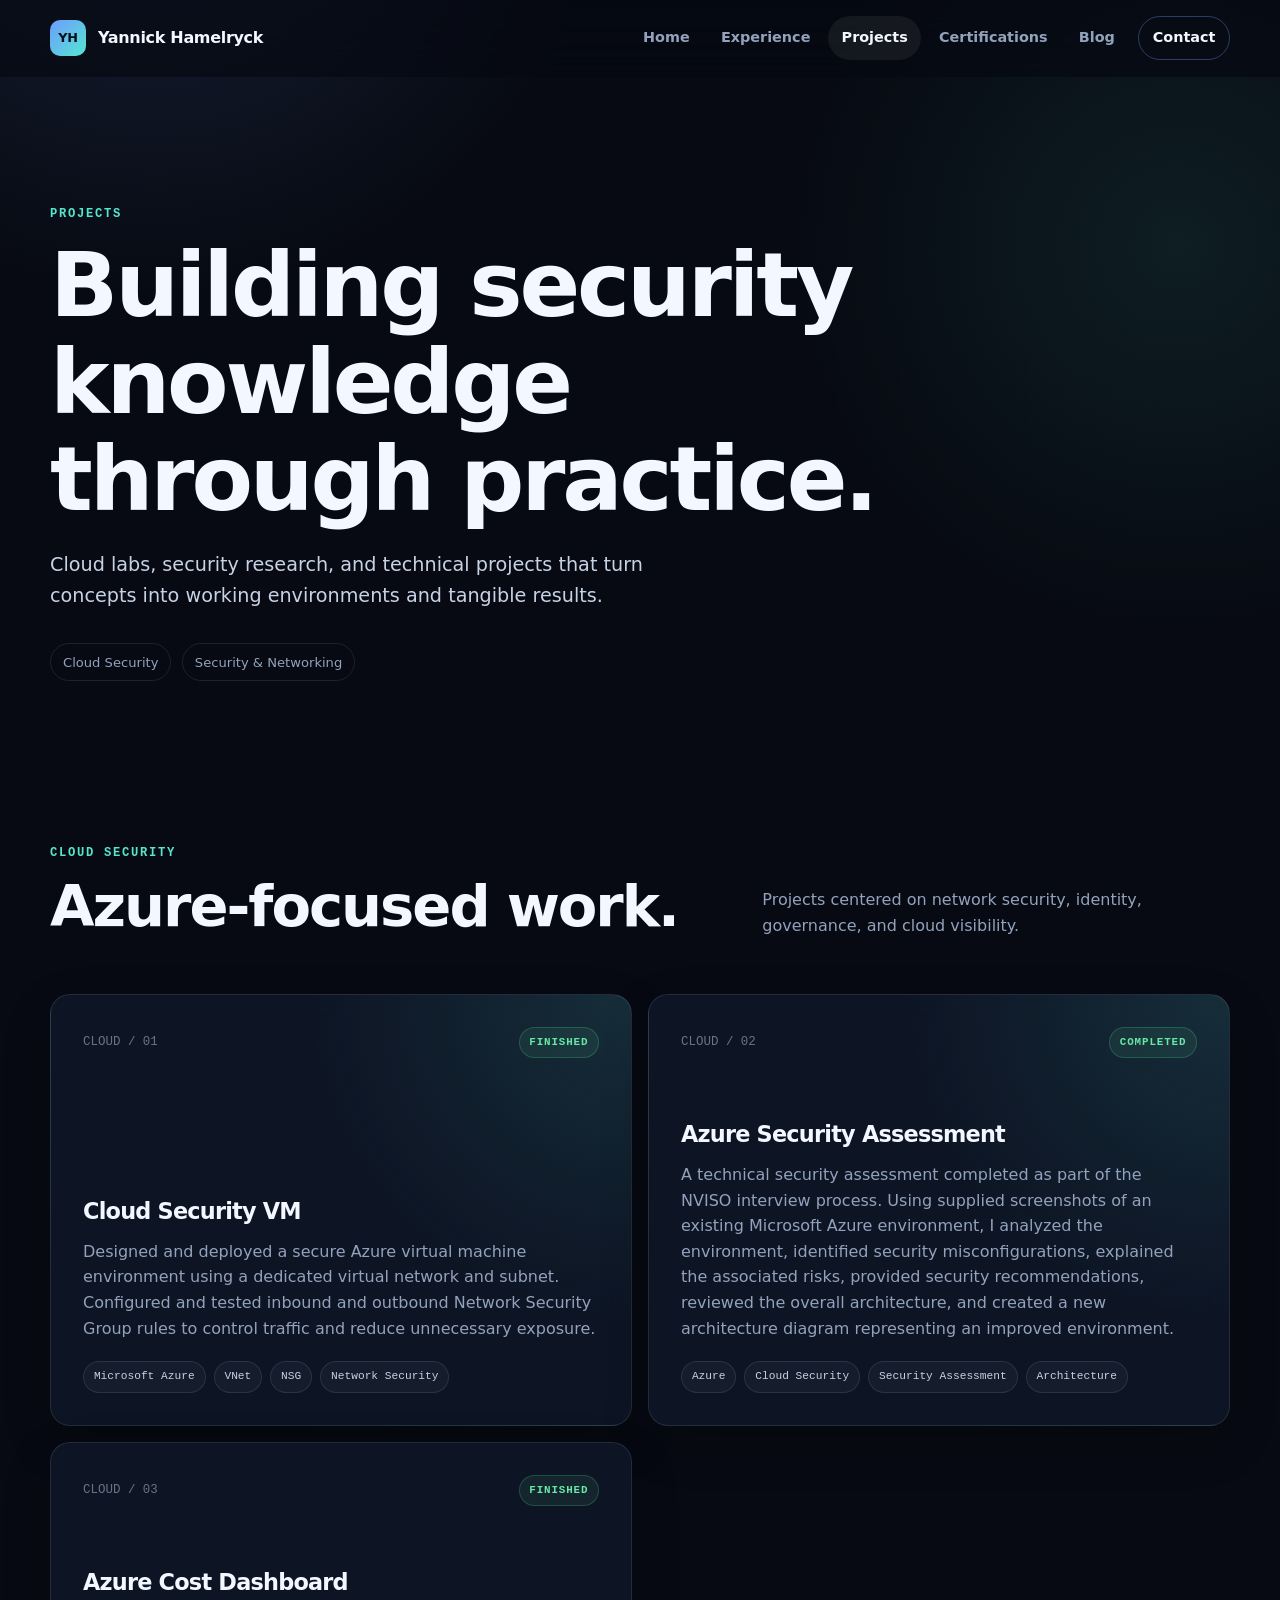
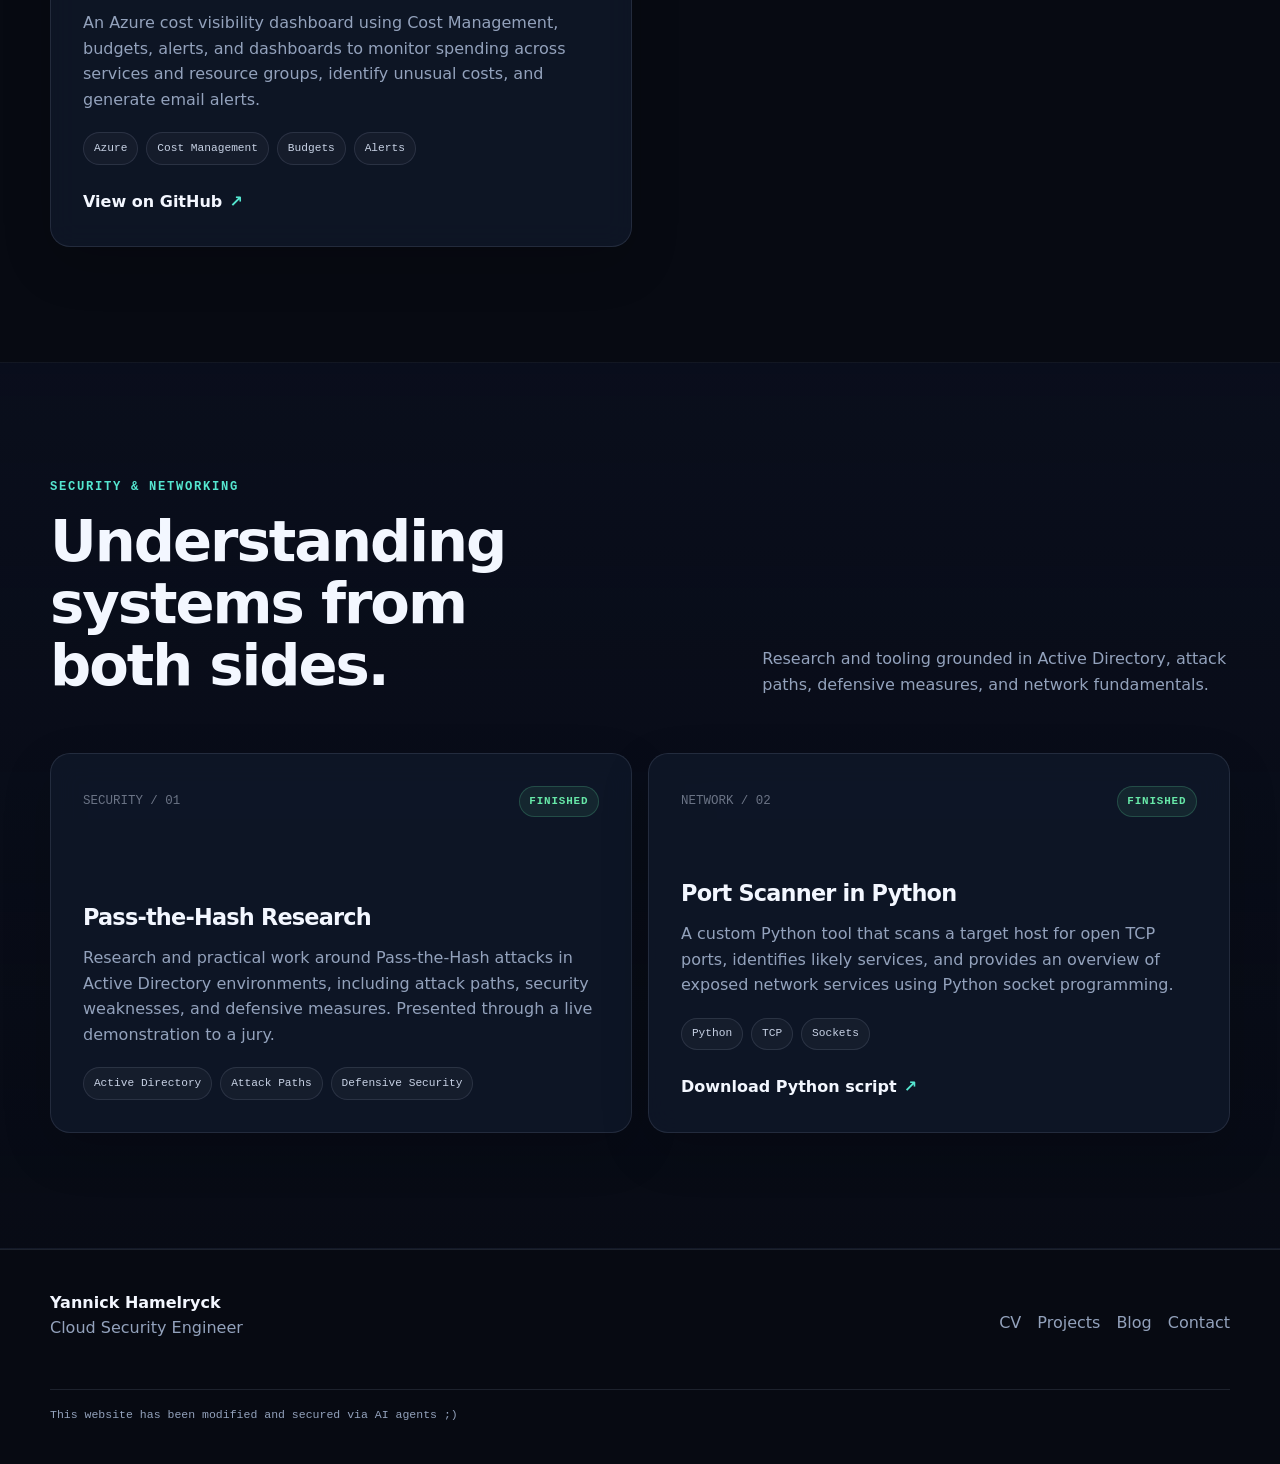
<file: projects.html>
<!doctype html><html lang="en"><head><meta charset="utf-8"><meta name="viewport" content="width=device-width, initial-scale=1"><meta name="description" content="Cloud security, Azure, identity, networking, and security research projects by Yannick Hamelryck."><meta name="theme-color" content="#070a12"><title>Projects | Yannick Hamelryck</title><link rel="stylesheet" href="style.css?v=20260819-1"><link rel="apple-touch-icon" sizes="180x180" href="/apple-touch-icon.png"><link rel="icon" type="image/png" sizes="32x32" href="/favicon-32x32.png"><link rel="icon" type="image/png" sizes="16x16" href="/favicon-16x16.png"><link rel="manifest" href="/site.webmanifest"><script src="script.js?v=20260819-1" defer></script></head><body>
<a class="skip-link" href="#main-content">Skip to content</a><header class="site-header"><div class="container nav-container"><a class="brand" href="index.html" aria-label="Yannick Hamelryck, home"><span class="brand-mark" aria-hidden="true">YH</span><span class="brand-name">Yannick Hamelryck</span></a><button class="nav-toggle" type="button" aria-expanded="false" aria-controls="primary-navigation" aria-label="Toggle navigation"><span></span></button><nav class="primary-nav" id="primary-navigation" aria-label="Primary navigation"><ul class="nav-list"><li><a href="index.html">Home</a></li><li><a href="index.html#experience">Experience</a></li><li><a href="projects.html" aria-current="page">Projects</a></li><li><a href="index.html#certifications">Certifications</a></li><li><a href="blog.html">Blog</a></li><li><a class="nav-cta" href="contact.html">Contact</a></li></ul></nav></div></header>
<main id="main-content"><header class="page-hero"><div class="container"><p class="eyebrow">Projects</p><h1>Building security knowledge through practice.</h1><p class="page-intro">Cloud labs, security research, and technical projects that turn concepts into working environments and tangible results.</p><nav class="subnav" aria-label="Project categories"><a href="#cloud-projects">Cloud Security</a><a href="#security-projects">Security &amp; Networking</a></nav></div></header>
<section class="section" id="cloud-projects"><div class="container"><div class="section-heading reveal"><div><p class="eyebrow">Cloud Security</p><h2>Azure-focused work.</h2></div><p>Projects centered on network security, identity, governance, and cloud visibility.</p></div><div class="project-grid">
<article class="card project-card featured reveal" id="cloud-security-vm"><div class="project-topline"><span class="project-number">CLOUD / 01</span><span class="project-status">Finished</span></div><div class="project-body"><h3>Cloud Security VM</h3><p>Designed and deployed a secure Azure virtual machine environment using a dedicated virtual network and subnet. Configured and tested inbound and outbound Network Security Group rules to control traffic and reduce unnecessary exposure.</p><div class="tags"><span class="tag">Microsoft Azure</span><span class="tag">VNet</span><span class="tag">NSG</span><span class="tag">Network Security</span></div></div></article>
<article class="card project-card featured reveal" id="azure-security-assessment"><div class="project-topline"><span class="project-number">CLOUD / 02</span><span class="project-status">Completed</span></div><div class="project-body"><h3>Azure Security Assessment</h3><p>A technical security assessment completed as part of the NVISO interview process. Using supplied screenshots of an existing Microsoft Azure environment, I analyzed the environment, identified security misconfigurations, explained the associated risks, provided security recommendations, reviewed the overall architecture, and created a new architecture diagram representing an improved environment.</p><div class="tags"><span class="tag">Azure</span><span class="tag">Cloud Security</span><span class="tag">Security Assessment</span><span class="tag">Architecture</span></div></div></article>
<article class="card project-card reveal"><div class="project-topline"><span class="project-number">CLOUD / 03</span><span class="project-status">Finished</span></div><div class="project-body"><h3>Azure Cost Dashboard</h3><p>An Azure cost visibility dashboard using Cost Management, budgets, alerts, and dashboards to monitor spending across services and resource groups, identify unusual costs, and generate email alerts.</p><div class="tags"><span class="tag">Azure</span><span class="tag">Cost Management</span><span class="tag">Budgets</span><span class="tag">Alerts</span></div><a class="project-link" href="https://github.com/Yhamelryck/azure-cost-visibility-dashboard" target="_blank" rel="noopener noreferrer">View on GitHub</a></div></article>
</div></div></section>
<section class="section section-tinted" id="security-projects"><div class="container"><div class="section-heading reveal"><div><p class="eyebrow">Security &amp; Networking</p><h2>Understanding systems from both sides.</h2></div><p>Research and tooling grounded in Active Directory, attack paths, defensive measures, and network fundamentals.</p></div><div class="project-grid">
<article class="card project-card reveal"><div class="project-topline"><span class="project-number">SECURITY / 01</span><span class="project-status">Finished</span></div><div class="project-body"><h3>Pass-the-Hash Research</h3><p>Research and practical work around Pass-the-Hash attacks in Active Directory environments, including attack paths, security weaknesses, and defensive measures. Presented through a live demonstration to a jury.</p><div class="tags"><span class="tag">Active Directory</span><span class="tag">Attack Paths</span><span class="tag">Defensive Security</span></div></div></article>
<article class="card project-card reveal"><div class="project-topline"><span class="project-number">NETWORK / 02</span><span class="project-status">Finished</span></div><div class="project-body"><h3>Port Scanner in Python</h3><p>A custom Python tool that scans a target host for open TCP ports, identifies likely services, and provides an overview of exposed network services using Python socket programming.</p><div class="tags"><span class="tag">Python</span><span class="tag">TCP</span><span class="tag">Sockets</span></div><a class="project-link" href="projects/port_scanner.py" download>Download Python script</a></div></article>
</div></div></section></main>
<footer class="site-footer"><div class="container footer-grid"><div><a class="footer-brand" href="index.html">Yannick Hamelryck</a><p>Cloud Security Engineer</p></div><nav class="footer-links" aria-label="Footer navigation"><a href="cv.html">CV</a><a href="projects.html">Projects</a><a href="blog.html">Blog</a><a href="contact.html">Contact</a></nav><p class="ai-note">This website has been modified and secured via AI agents ;)</p></div></footer></body></html>
</file>
<file: style.css>
:root{color-scheme:dark;--bg:#070a12;--raised:#0b1020;--surface:rgba(16,24,42,.8);--text:#f3f7ff;--soft:#c8d2e5;--muted:#93a2bc;--border:rgba(148,163,184,.16);--strong:rgba(110,156,255,.35);--blue:#6e9cff;--cyan:#55e6d0;--violet:#a78bfa;--amber:#f0b86e;--green:#67e8a8;--gradient:linear-gradient(135deg,var(--blue),var(--cyan));--shadow:0 24px 70px rgba(0,0,0,.28);--sm:12px;--md:20px;--lg:28px;--container:1180px;--ease:180ms ease}
*,*::before,*::after{box-sizing:border-box}
html{scroll-behavior:smooth;scroll-padding-top:90px}
body{margin:0;min-width:320px;min-height:100vh;overflow-x:hidden;color:var(--text);background:radial-gradient(circle at 12% -5%,rgba(110,156,255,.16),transparent 28rem),radial-gradient(circle at 92% 8%,rgba(85,230,208,.09),transparent 24rem),var(--bg);font-family:Inter,ui-sans-serif,system-ui,-apple-system,BlinkMacSystemFont,"Segoe UI",sans-serif;line-height:1.6;-webkit-font-smoothing:antialiased}
body::before{position:fixed;inset:0;z-index:-2;pointer-events:none;content:"";opacity:.16;background-image:linear-gradient(rgba(148,163,184,.08) 1px,transparent 1px),linear-gradient(90deg,rgba(148,163,184,.08) 1px,transparent 1px);background-size:64px 64px;mask-image:linear-gradient(to bottom,black,transparent 72%)}
a{color:inherit;text-decoration:none}p{margin:0 0 1rem}h1,h2,h3{margin:0;line-height:1.08;letter-spacing:-.035em;text-wrap:balance}h1{font-size:clamp(3.1rem,9vw,7rem)}h2{font-size:clamp(2rem,4.5vw,3.6rem)}h3{font-size:clamp(1.15rem,2vw,1.4rem)}button,input,textarea{font:inherit}button{color:inherit}:focus-visible{outline:3px solid var(--cyan);outline-offset:4px}::selection{color:#06101c;background:var(--cyan)}
.container{width:min(var(--container),calc(100% - 2.5rem));margin-inline:auto}.narrow{width:min(780px,100%)}.skip-link{position:fixed;top:.75rem;left:.75rem;z-index:1000;padding:.7rem 1rem;color:#07101c;background:var(--cyan);border-radius:var(--sm);font-weight:800;transform:translateY(-150%)}.skip-link:focus{transform:none}
.site-header{position:sticky;top:0;z-index:100;padding:.75rem 0;background:rgba(7,10,18,.68);border-bottom:1px solid transparent;backdrop-filter:blur(20px);transition:background var(--ease),border-color var(--ease)}.site-header.scrolled{background:rgba(7,10,18,.92);border-color:var(--border)}.nav-container{display:flex;align-items:center;justify-content:space-between;gap:2rem;min-height:3.25rem}.brand{display:inline-flex;align-items:center;gap:.75rem;font-weight:750;letter-spacing:-.02em}.brand-mark{display:grid;width:2.25rem;height:2.25rem;place-items:center;color:#06101c;background:var(--gradient);border-radius:10px;font-size:.8rem;font-weight:900}.nav-toggle{display:none;width:2.75rem;height:2.75rem;padding:0;border:1px solid var(--border);background:var(--surface);border-radius:var(--sm);cursor:pointer}.nav-toggle span,.nav-toggle::before,.nav-toggle::after{display:block;width:1.15rem;height:2px;margin:4px auto;content:"";background:currentColor;transition:transform var(--ease),opacity var(--ease)}.nav-toggle[aria-expanded=true] span{opacity:0}.nav-toggle[aria-expanded=true]::before{transform:translateY(6px) rotate(45deg)}.nav-toggle[aria-expanded=true]::after{transform:translateY(-6px) rotate(-45deg)}
.nav-list{display:flex;align-items:center;gap:.25rem;margin:0;padding:0;list-style:none}.nav-list a{display:inline-flex;min-height:2.7rem;align-items:center;padding:.55rem .85rem;color:var(--muted);border-radius:999px;font-size:.9rem;font-weight:650;transition:color var(--ease),background var(--ease)}.nav-list a:hover,.nav-list a[aria-current=page]{color:var(--text);background:rgba(255,255,255,.06)}.nav-list .nav-cta{margin-left:.35rem;color:var(--text);border:1px solid var(--strong)}
.hero{position:relative;padding:clamp(5rem,11vw,9rem) 0 6rem}.hero::after{position:absolute;top:8%;right:-10rem;z-index:-1;width:34rem;height:34rem;content:"";background:rgba(110,156,255,.1);border-radius:50%;filter:blur(100px)}.hero-layout{display:grid;grid-template-columns:minmax(0,1.25fr) minmax(300px,.75fr);align-items:center;gap:clamp(3rem,8vw,7rem)}
.status-badge,.eyebrow,.kicker,.meta,.tag,.project-status{font-family:ui-monospace,"Cascadia Code",monospace}.status-badge{display:inline-flex;align-items:center;gap:.65rem;margin-bottom:1.5rem;padding:.5rem .8rem;color:var(--soft);background:rgba(16,24,42,.7);border:1px solid var(--border);border-radius:999px;font-size:.78rem;font-weight:650}.status-dot{position:relative;width:.55rem;height:.55rem;background:var(--green);border-radius:50%;box-shadow:0 0 14px rgba(103,232,168,.55)}.status-dot::after{position:absolute;inset:-5px;content:"";border:1px solid rgba(103,232,168,.42);border-radius:inherit;animation:pulse 2.5s ease-out infinite}@keyframes pulse{70%,100%{opacity:0;transform:scale(1.7)}}
.hero-name{display:block;margin-bottom:.6rem;color:var(--muted);font-size:clamp(1rem,2vw,1.25rem);font-weight:650;letter-spacing:0}.gradient-text{color:transparent;background:linear-gradient(105deg,#f3f7ff 8%,#9fc0ff 55%,#66ead7 100%);background-clip:text;-webkit-background-clip:text}.hero-copy{max-width:680px;margin:1.6rem 0 0;color:var(--soft);font-size:clamp(1.08rem,2vw,1.25rem)}.actions{display:flex;flex-wrap:wrap;gap:.8rem;margin-top:2rem}.button{display:inline-flex;min-height:3rem;align-items:center;justify-content:center;gap:.55rem;padding:.65rem 1.15rem;border:1px solid transparent;border-radius:999px;font-weight:750;transition:transform var(--ease),border-color var(--ease),background var(--ease)}.button::after{content:"→";transition:transform var(--ease)}.button:hover{transform:translateY(-2px)}.button:hover::after{transform:translateX(3px)}.button-primary{color:#06101c;background:var(--gradient);box-shadow:0 12px 34px rgba(85,230,208,.14)}.button-secondary{background:rgba(255,255,255,.035);border-color:var(--border)}.button-secondary:hover{border-color:var(--strong);background:rgba(110,156,255,.08)}
.hero-panel{position:relative;padding:1rem;background:linear-gradient(145deg,rgba(110,156,255,.16),rgba(85,230,208,.04));border:1px solid var(--strong);border-radius:var(--lg);box-shadow:var(--shadow)}.panel-window{overflow:hidden;background:rgba(7,10,18,.84);border:1px solid var(--border);border-radius:20px}.panel-bar{display:flex;align-items:center;justify-content:space-between;padding:.75rem 1rem;color:var(--muted);border-bottom:1px solid var(--border);font-family:ui-monospace,monospace;font-size:.72rem}.panel-dots{display:flex;gap:.35rem}.panel-dots i{width:.45rem;height:.45rem;background:var(--strong);border-radius:50%}.panel-content{display:grid;gap:.8rem;padding:1.25rem}.signal-card{padding:1rem;background:rgba(255,255,255,.035);border:1px solid var(--border);border-radius:var(--sm)}.signal-card small{display:block;margin-bottom:.35rem;color:var(--muted);font-family:ui-monospace,monospace}.signal-card strong{font-size:1rem}.signal-line{display:flex;align-items:center;gap:.7rem}.signal-line::before{width:.5rem;height:.5rem;content:"";background:var(--cyan);border-radius:50%;box-shadow:0 0 10px rgba(85,230,208,.5)}
.section{padding:clamp(4.5rem,9vw,7.5rem) 0}.section-tinted{background:linear-gradient(180deg,rgba(11,16,32,.72),rgba(11,16,32,.25));border-block:1px solid rgba(148,163,184,.08)}.section-heading{display:grid;grid-template-columns:minmax(0,.8fr) minmax(280px,.55fr);justify-content:space-between;gap:2rem;align-items:end;margin-bottom:clamp(2rem,5vw,3.5rem)}.section-heading>p:last-child{color:var(--muted);margin:0}.eyebrow,.kicker{margin:0 0 .8rem;color:var(--cyan);font-size:.76rem;font-weight:800;letter-spacing:.14em;text-transform:uppercase}.kicker{color:var(--blue)}
.bento-grid{display:grid;grid-template-columns:repeat(12,1fr);gap:1rem}.card{position:relative;padding:clamp(1.35rem,3vw,2rem);background:var(--surface);border:1px solid var(--border);border-radius:var(--md);box-shadow:0 18px 50px rgba(0,0,0,.16);backdrop-filter:blur(14px);transition:transform var(--ease),border-color var(--ease),background var(--ease)}.card:hover{border-color:rgba(110,156,255,.3);background:rgba(18,29,51,.88);transform:translateY(-3px)}.card p,.prose p{color:var(--muted)}.card p:last-child,.prose p:last-child{margin-bottom:0}.profile-card{grid-column:span 7}.focus-card{grid-column:span 5;overflow:hidden;background:linear-gradient(145deg,rgba(110,156,255,.13),rgba(16,24,42,.82))}.mini-card{grid-column:span 4}.metric{display:block;margin-bottom:.5rem;color:var(--text);font-size:clamp(1.5rem,3vw,2.1rem);font-weight:800;letter-spacing:-.04em}
.skill-grid,.project-grid{display:grid;grid-template-columns:repeat(2,minmax(0,1fr));gap:1rem}.skill-card{min-height:210px}.skill-icon{display:grid;width:2.5rem;height:2.5rem;margin-bottom:1.5rem;place-items:center;color:var(--cyan);background:rgba(85,230,208,.08);border:1px solid rgba(85,230,208,.18);border-radius:12px;font-family:ui-monospace,monospace;font-weight:800}.tags{display:flex;flex-wrap:wrap;gap:.5rem;margin-top:1.25rem}.tag{display:inline-flex;padding:.38rem .62rem;color:var(--soft);background:rgba(255,255,255,.035);border:1px solid var(--border);border-radius:999px;font-size:.7rem}
.experience-list{position:relative;display:grid;gap:1rem;max-width:900px;margin-left:auto}.experience-list::before{position:absolute;top:1.5rem;bottom:1.5rem;left:8.5rem;width:1px;content:"";background:linear-gradient(var(--cyan),rgba(110,156,255,.16))}.experience-item{display:grid;grid-template-columns:7rem 1fr;gap:3rem;padding:1.7rem 0}.experience-date{padding-top:.2rem;color:var(--muted);font-family:ui-monospace,monospace;font-size:.76rem;text-align:right}.experience-content{position:relative}.experience-content::before{position:absolute;top:.4rem;left:-3.42rem;width:.75rem;height:.75rem;content:"";background:var(--bg);border:2px solid var(--blue);border-radius:50%;box-shadow:0 0 0 6px rgba(110,156,255,.08)}.experience-item.current .experience-content::before{background:var(--cyan);border-color:var(--cyan)}.experience-company{margin:.35rem 0 .8rem;color:var(--blue);font-weight:750}.experience-content p{max-width:680px;color:var(--muted)}
.project-card{display:flex;min-height:330px;flex-direction:column;overflow:hidden}.project-card.featured{min-height:390px;background:radial-gradient(circle at 100% 0,rgba(85,230,208,.12),transparent 45%),var(--surface)}.project-topline{display:flex;align-items:center;justify-content:space-between;gap:1rem;margin-bottom:auto}.project-number{color:rgba(200,210,229,.5);font-family:ui-monospace,monospace;font-size:.78rem}.project-status{display:inline-flex;padding:.35rem .6rem;color:var(--green);background:rgba(103,232,168,.08);border:1px solid rgba(103,232,168,.2);border-radius:999px;font-size:.68rem;font-weight:800;letter-spacing:.08em;text-transform:uppercase}.project-status.ongoing{color:var(--amber);background:rgba(240,184,110,.08);border-color:rgba(240,184,110,.2)}.project-body{margin-top:4rem}.project-body p{margin:1rem 0 0}.project-link{display:inline-flex;align-items:center;gap:.45rem;margin-top:1.5rem;font-weight:750}.project-link::after{content:"↗";color:var(--cyan)}
.cert-grid{display:grid;grid-template-columns:repeat(4,minmax(0,1fr));gap:1rem}.cert-card{min-height:190px}.cert-code{display:inline-flex;margin-bottom:2.5rem;color:var(--cyan);font-family:ui-monospace,monospace;font-size:.78rem;font-weight:800}.cert-card small{display:block;margin-top:.65rem;color:var(--muted)}.cert-focus{grid-column:span 2;background:linear-gradient(135deg,rgba(110,156,255,.13),rgba(167,139,250,.07));border-color:var(--strong)}
.article-grid{display:grid;grid-template-columns:repeat(3,minmax(0,1fr));gap:1rem}.article-card{display:flex;min-height:270px;flex-direction:column}.article-card .meta{color:var(--cyan);font-size:.72rem}.article-card h3{margin:1.5rem 0 .8rem}.article-card p{margin-bottom:auto}.text-link{display:inline-flex;gap:.4rem;margin-top:1rem;font-weight:750}.text-link::after{content:"→";color:var(--cyan)}
.cta-panel{display:flex;align-items:center;justify-content:space-between;gap:2rem;padding:clamp(2rem,5vw,4rem);overflow:hidden;background:radial-gradient(circle at 100% 0,rgba(85,230,208,.14),transparent 32%),linear-gradient(135deg,rgba(110,156,255,.12),rgba(16,24,42,.82));border:1px solid var(--strong);border-radius:var(--lg)}.cta-panel p{max-width:600px;margin:1rem 0 0;color:var(--muted)}
.page-hero{padding:clamp(4.5rem,10vw,8rem) 0 3rem}.page-hero h1{max-width:900px;font-size:clamp(2.8rem,7vw,5.7rem)}.page-intro{max-width:680px;margin-top:1.4rem;color:var(--soft);font-size:clamp(1.05rem,2vw,1.2rem)}.subnav{display:flex;flex-wrap:wrap;gap:.65rem;margin-top:2rem}.subnav a{padding:.45rem .75rem;color:var(--muted);border:1px solid var(--border);border-radius:999px;font-size:.82rem}
.blog-list{display:grid;gap:1rem}.blog-post{display:grid;grid-template-columns:minmax(170px,.28fr) minmax(0,1fr);gap:clamp(1.5rem,5vw,4rem);padding:clamp(1.5rem,4vw,3rem)}.blog-post:hover{transform:none}.blog-post-meta{color:var(--muted);font-size:.85rem}.blog-post-meta .meta{display:block;margin-bottom:.65rem;color:var(--cyan);font-size:.72rem}.blog-content{max-width:760px}.blog-content h2{margin-bottom:1.4rem;font-size:clamp(1.7rem,4vw,2.5rem)}.blog-content h3{margin:2rem 0 .8rem;font-size:1rem;letter-spacing:0}.blog-content p,.blog-content li{color:var(--soft)}.blog-content ul{padding-left:1.25rem}.blog-content a{color:var(--cyan);text-decoration:underline;text-underline-offset:3px}
.cv-layout,.contact-layout{display:grid;grid-template-columns:minmax(0,.75fr) minmax(320px,1.25fr);gap:1rem;align-items:start}.download-card{position:sticky;top:6rem;background:linear-gradient(145deg,rgba(110,156,255,.14),rgba(16,24,42,.82))}.download-card h2,.contact-note h2{margin-bottom:1rem;font-size:2rem}.stack{display:grid;gap:1rem}.clean-list{display:grid;gap:.6rem;margin:1.2rem 0 0;padding:0;list-style:none}.clean-list li{position:relative;padding-left:1rem;color:var(--soft)}.clean-list li::before{position:absolute;top:.68rem;left:0;width:.3rem;height:.3rem;content:"";background:var(--cyan);border-radius:50%}
.contact-form{display:grid;gap:1.15rem;padding:clamp(1.5rem,4vw,2.5rem);background:var(--surface);border:1px solid var(--border);border-radius:var(--lg);box-shadow:var(--shadow)}.form-group{display:grid;gap:.5rem}label{color:var(--soft);font-size:.9rem;font-weight:700}input,textarea{width:100%;padding:.9rem 1rem;color:var(--text);background:rgba(255,255,255,.035);border:1px solid var(--border);border-radius:var(--sm);outline:0;transition:border-color var(--ease),box-shadow var(--ease)}textarea{min-height:170px;resize:vertical}input::placeholder,textarea::placeholder{color:#71809a}input:focus,textarea:focus{border-color:var(--blue);box-shadow:0 0 0 4px rgba(110,156,255,.1)}.form-help{color:var(--muted);font-size:.78rem}.honeypot{position:absolute;left:-9999px}
.site-footer{padding:2.5rem 0;color:var(--muted);border-top:1px solid var(--border)}.footer-grid{display:grid;grid-template-columns:1fr auto;gap:2rem;align-items:center}.footer-brand{color:var(--text);font-weight:750}.footer-links{display:flex;flex-wrap:wrap;justify-content:flex-end;gap:1rem}.footer-links a:hover{color:var(--text)}.ai-note{grid-column:1/-1;margin:0;padding-top:1rem;border-top:1px solid var(--border);font-family:ui-monospace,monospace;font-size:.72rem}
.reveal-ready .reveal{opacity:0;transform:translateY(16px);transition:opacity 550ms ease,transform 550ms ease}.reveal-ready .reveal.visible{opacity:1;transform:none}
@media(max-width:940px){.hero-layout,.cv-layout,.contact-layout{grid-template-columns:1fr}.hero-panel{max-width:620px}.profile-card,.focus-card{grid-column:span 12}.mini-card{grid-column:span 6}.cert-grid{grid-template-columns:repeat(2,1fr)}.download-card{position:static}}
@media(max-width:760px){html{scroll-padding-top:75px}.site-header{padding:.55rem 0}.nav-toggle{display:block}.primary-nav{position:absolute;top:calc(100% + .4rem);right:1.25rem;left:1.25rem;visibility:hidden;padding:.65rem;background:rgba(11,16,32,.98);border:1px solid var(--border);border-radius:var(--md);box-shadow:var(--shadow);opacity:0;transform:translateY(-8px);transition:opacity var(--ease),transform var(--ease),visibility var(--ease)}.primary-nav.open{visibility:visible;opacity:1;transform:none}.nav-list{display:grid}.nav-list a{width:100%;padding-inline:1rem;border-radius:10px}.nav-list .nav-cta{margin:.25rem 0 0}.hero{padding-top:4.5rem}.section-heading{grid-template-columns:1fr;align-items:start}.skill-grid,.project-grid,.article-grid{grid-template-columns:1fr}.cert-grid{grid-template-columns:1fr 1fr}.cert-focus{grid-column:span 2}.experience-list{margin:0}.experience-list::before{left:.35rem}.experience-item{grid-template-columns:1fr;gap:.5rem;padding-left:2rem}.experience-date{text-align:left}.experience-content::before{top:-1.65rem;left:-2rem}.blog-post{grid-template-columns:1fr}.cta-panel{align-items:flex-start;flex-direction:column}}
@media(max-width:540px){.container{width:min(100% - 1.5rem,var(--container))}.brand-name{font-size:.9rem}.hero-panel{padding:.65rem}.panel-content{padding:.9rem}.mini-card{grid-column:span 12}.cert-grid{grid-template-columns:1fr}.cert-focus{grid-column:span 1}.actions,.actions .button,.contact-form .button{width:100%}.footer-grid{grid-template-columns:1fr}.footer-links{justify-content:flex-start}}
@media(prefers-reduced-motion:reduce){html{scroll-behavior:auto}*,*::before,*::after{scroll-behavior:auto!important;animation-duration:.01ms!important;animation-iteration-count:1!important;transition-duration:.01ms!important}.reveal-ready .reveal{opacity:1;transform:none}}
.cert-subheading{margin-top:1.75rem}
@media(max-width:760px){html:not(.js) .nav-container{flex-wrap:wrap}html:not(.js) .nav-toggle{display:none}html:not(.js) .primary-nav{position:static;width:100%;visibility:visible;padding:0;background:transparent;border:0;box-shadow:none;opacity:1;transform:none}html:not(.js) .nav-list{display:flex;flex-wrap:wrap;justify-content:flex-start}html:not(.js) .nav-list a{width:auto}}
.experience-list::before{left:13.25rem}
.experience-item{grid-template-columns:11rem 2rem minmax(0,1fr);column-gap:1.25rem}
.experience-item::before{width:.75rem;height:.75rem;grid-column:2;grid-row:1;align-self:start;justify-self:center;margin-top:.4rem;content:"";background:var(--bg);border:2px solid var(--blue);border-radius:50%;box-shadow:0 0 0 6px rgba(110,156,255,.08);z-index:1}
.experience-item.current::before{background:var(--cyan);border-color:var(--cyan)}
.experience-date{grid-column:1;grid-row:1;overflow:visible;padding-right:0;white-space:nowrap}
.experience-content{grid-column:3;grid-row:1}
.experience-content::before{display:none}
@media(max-width:760px){.experience-list::before{left:1rem}.experience-item{grid-template-columns:2rem minmax(0,1fr);column-gap:.75rem;padding-left:0}.experience-item::before{grid-column:1;grid-row:1}.experience-date{grid-column:2;grid-row:1;text-align:left;white-space:normal}.experience-content{grid-column:2;grid-row:2}}
</file>
